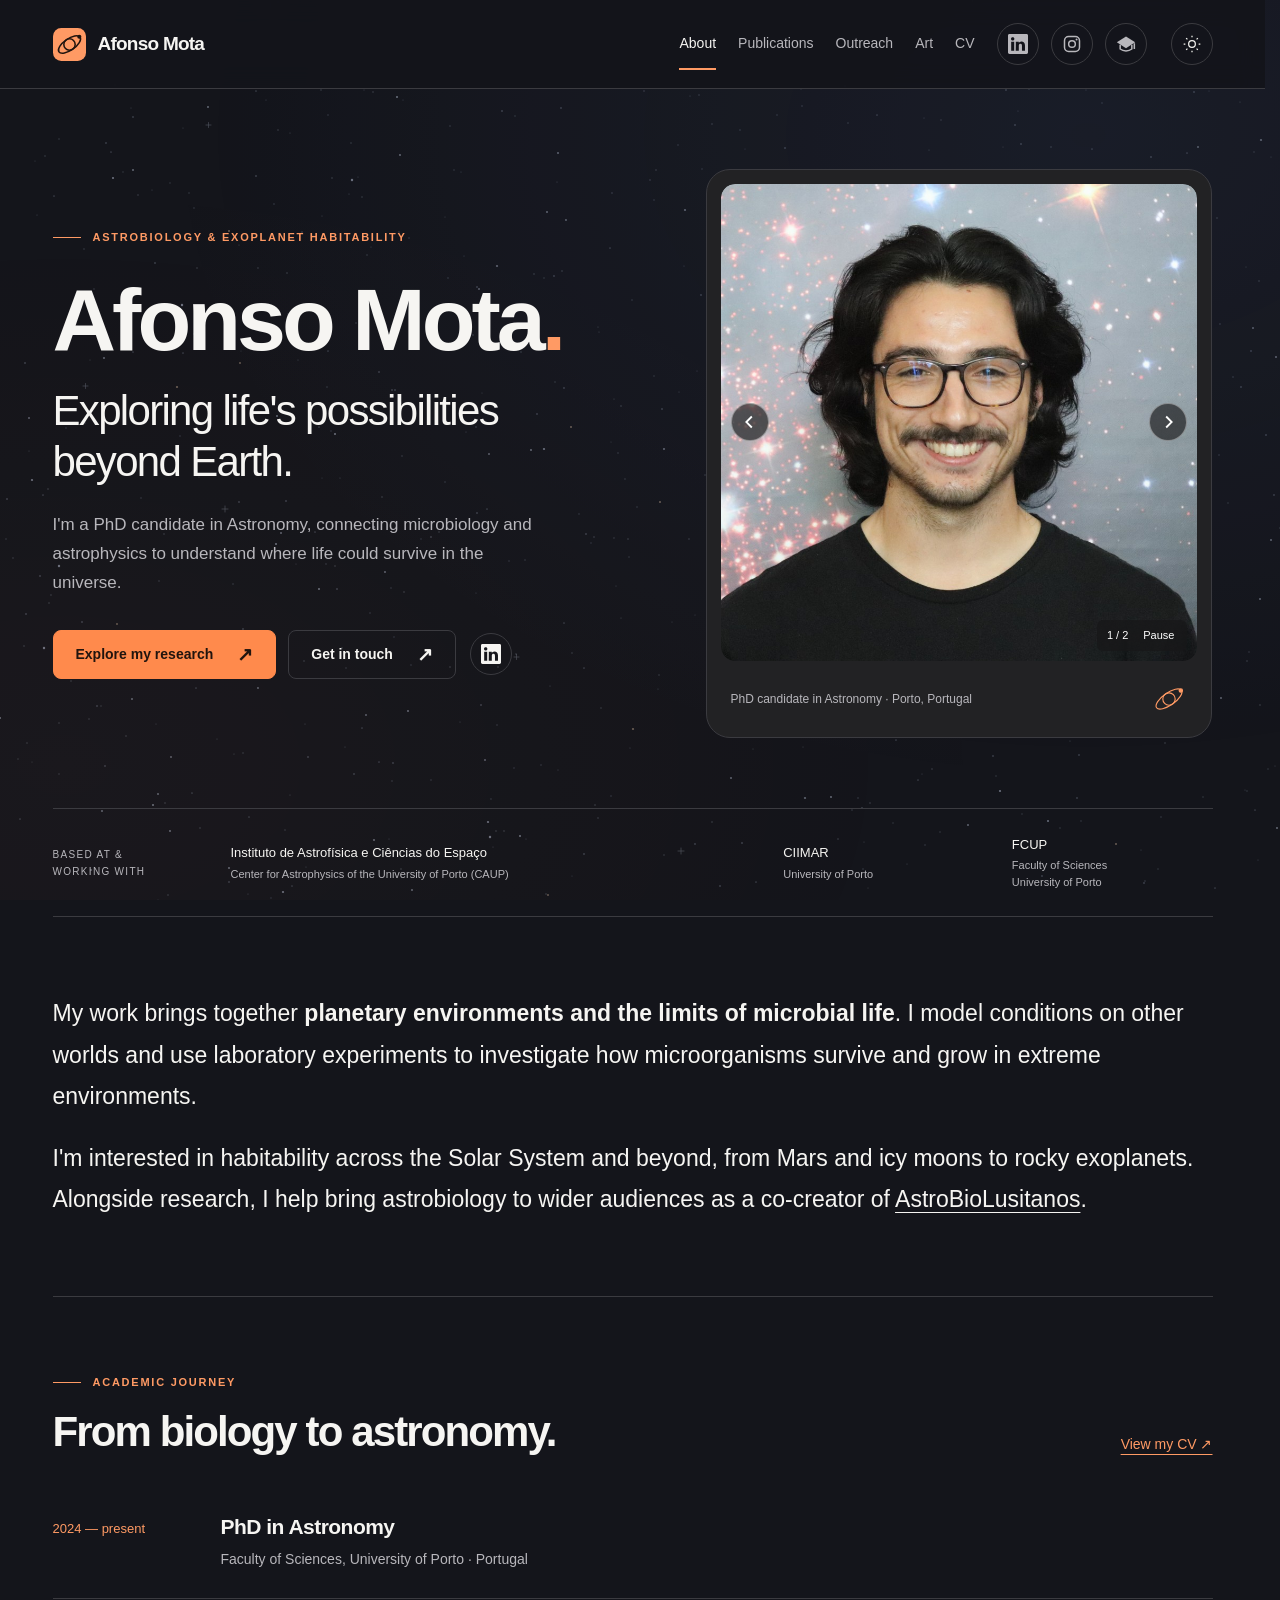
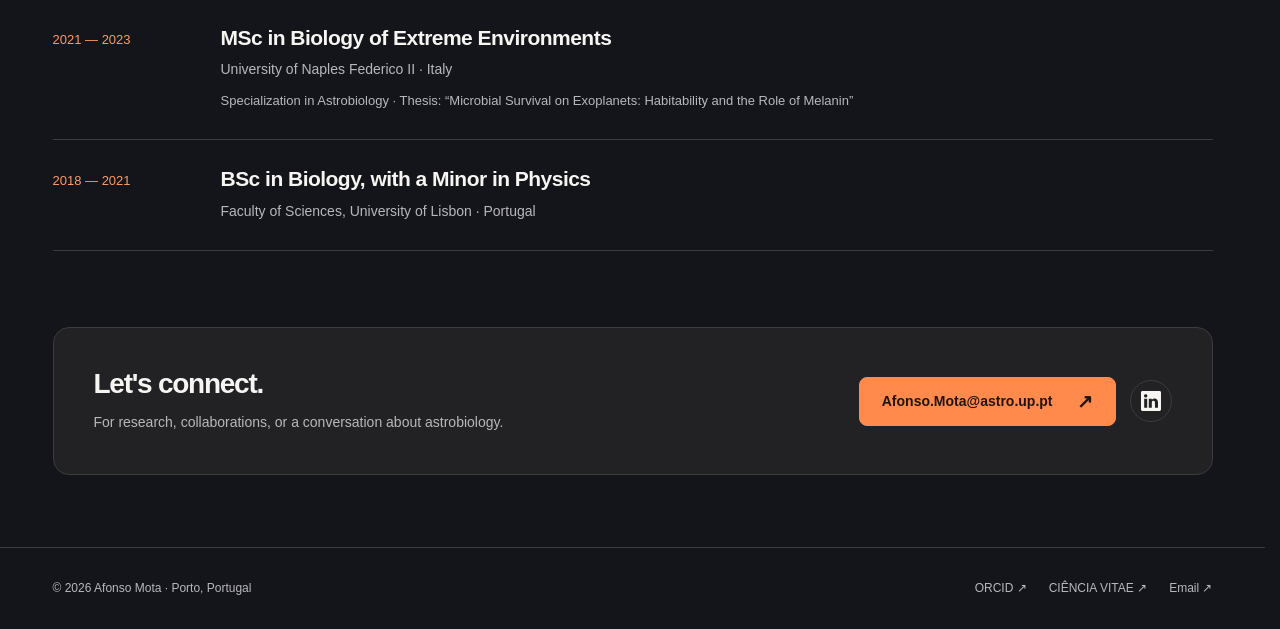
<file: index.html>
<!doctype html>
<html lang="en">
<head>
  <meta charset="utf-8">
  <meta name="viewport" content="width=device-width, initial-scale=1">
  <title>Afonso Mota | Astrobiology &amp; Exoplanet Habitability</title>
  <meta name="google-site-verification" content="g5X_I9tSJbsN0NsQ_tyPvrA7P6BT35JpPLfw8mRaUFE">
  <meta name="description" content="Afonso Mota, PhD candidate in Astronomy, connecting microbiology and astrophysics to explore the limits of life and exoplanet habitability.">
  <meta property="og:title" content="Afonso Mota | Astrobiology &amp; Exoplanet Habitability">
  <meta property="og:description" content="Afonso Mota, PhD candidate in Astronomy, connecting microbiology and astrophysics to explore the limits of life and exoplanet habitability.">
  <meta property="og:type" content="website">
  <meta property="og:url" content="https://afonsom20.github.io/">
  <meta property="og:image" content="https://afonsom20.github.io/assets/afonso-mota.jpg">
  <link rel="canonical" href="https://afonsom20.github.io/">
  <link rel="icon" href="assets/favicon.svg" type="image/svg+xml">
  <link rel="stylesheet" href="assets/site.css">
  <script src="assets/site.js" defer></script>
</head>
<body>
  <a class="skip-link" href="#main">Skip to content</a>
  <header class="site-header">
    <div class="container header-inner">
      <a class="brand" href="/"><img src="assets/favicon.svg" width="33" height="33" alt="">Afonso Mota</a>
      <nav class="site-nav" id="site-nav" aria-label="Main navigation"><a href="/" aria-current="page">About</a><a href="publications.html">Publications</a><a href="outreach.html">Outreach</a><a href="art.html">Art</a><a href="cv.html">CV</a><span class="nav-social"><a class="icon-button social-link" href="https://www.linkedin.com/in/afonso-m-mota/" aria-label="Afonso Mota on LinkedIn" title="Afonso Mota on LinkedIn"><svg viewBox="0 0 16 16" fill="currentColor" aria-hidden="true"><path d="M0 1.146C0 .513.526 0 1.175 0h13.65C15.474 0 16 .513 16 1.146v13.708c0 .633-.526 1.146-1.175 1.146H1.175C.526 16 0 15.487 0 14.854zm4.943 12.248V6.169H2.542v7.225zm-1.2-8.212c.837 0 1.358-.554 1.358-1.248-.015-.709-.52-1.248-1.342-1.248S2.4 3.226 2.4 3.934c0 .694.521 1.248 1.327 1.248zm4.908 8.212V9.359c0-.216.016-.432.08-.586.173-.431.568-.878 1.232-.878.869 0 1.216.662 1.216 1.634v3.865h2.401V9.25c0-2.22-1.184-3.252-2.764-3.252-1.274 0-1.845.7-2.165 1.193v.025h-.016l.016-.025V6.169h-2.4c.03.678 0 7.225 0 7.225z"/></svg></a><a class="icon-button social-link" href="https://www.instagram.com/astrobiopt/" aria-label="AstroBioLusitanos on Instagram" title="AstroBioLusitanos on Instagram"><svg viewBox="0 0 24 24" aria-hidden="true"><rect x="3" y="3" width="18" height="18" rx="5" fill="none" stroke="currentColor" stroke-width="1.8"/><circle cx="12" cy="12" r="4" fill="none" stroke="currentColor" stroke-width="1.8"/><circle cx="17.5" cy="6.5" r="1.2" fill="currentColor"/></svg></a><a class="icon-button social-link" href="https://scholar.google.com/citations?user=D7Q23qYAAAAJ&amp;hl" aria-label="Afonso Mota on Google Scholar" title="Afonso Mota on Google Scholar"><svg viewBox="0 0 24 24" aria-hidden="true"><path d="M12 3 1 10l11 7 11-7-11-7Z" fill="currentColor"/><path d="M5 13v5c4 3 10 3 14 0v-5M22 11v7" fill="none" stroke="currentColor" stroke-width="1.8" stroke-linejoin="round"/></svg></a></span></nav>
      <div class="header-actions"><button class="icon-button" data-theme-toggle hidden type="button" aria-label="Switch to light theme"><svg data-sun viewBox="0 0 24 24" fill="none" stroke="currentColor" stroke-width="1.5" aria-hidden="true"><circle cx="12" cy="12" r="4"/><path d="M12 2v2m0 16v2M2 12h2m16 0h2M5 5l1.5 1.5m11 11L19 19M5 19l1.5-1.5m11-11L19 5"/></svg><svg data-moon hidden viewBox="0 0 24 24" fill="none" stroke="currentColor" stroke-width="1.5" aria-hidden="true"><path d="M20 15.5A9 9 0 0 1 8.5 4 9 9 0 1 0 20 15.5Z"/></svg></button><button class="icon-button menu-button" data-menu-toggle hidden type="button" aria-label="Open navigation" aria-expanded="false" aria-controls="site-nav"><svg viewBox="0 0 24 24" fill="none" stroke="currentColor" stroke-width="1.5" aria-hidden="true"><path d="M4 7h16M4 12h16M4 17h16"/></svg></button></div>
    </div>
  </header>
  <main id="main" class="container">

    <section class="hero" aria-labelledby="name">
      <div>
        <p class="eyebrow">Astrobiology &amp; exoplanet habitability</p>
        <h1 id="name">Afonso Mota<span>.</span></h1>
        <p class="hero-subtitle">Exploring life's possibilities beyond Earth.</p>
        <p class="hero-description">I'm a PhD candidate in Astronomy, connecting microbiology and astrophysics to understand where life could survive in the universe.</p>
        <div class="actions"><a class="button" href="publications.html">Explore my research <span class="arrow" aria-hidden="true">↗</span></a><span class="contact-links"><a class="button secondary" href="mailto:Afonso.Mota@astro.up.pt">Get in touch <span class="arrow" aria-hidden="true">↗</span></a><a class="icon-button social-link" href="https://www.linkedin.com/in/afonso-m-mota/" aria-label="Afonso Mota on LinkedIn" title="Afonso Mota on LinkedIn"><svg viewBox="0 0 16 16" fill="currentColor" aria-hidden="true"><path d="M0 1.146C0 .513.526 0 1.175 0h13.65C15.474 0 16 .513 16 1.146v13.708c0 .633-.526 1.146-1.175 1.146H1.175C.526 16 0 15.487 0 14.854zm4.943 12.248V6.169H2.542v7.225zm-1.2-8.212c.837 0 1.358-.554 1.358-1.248-.015-.709-.52-1.248-1.342-1.248S2.4 3.226 2.4 3.934c0 .694.521 1.248 1.327 1.248zm4.908 8.212V9.359c0-.216.016-.432.08-.586.173-.431.568-.878 1.232-.878.869 0 1.216.662 1.216 1.634v3.865h2.401V9.25c0-2.22-1.184-3.252-2.764-3.252-1.274 0-1.845.7-2.165 1.193v.025h-.016l.016-.025V6.169h-2.4c.03.678 0 7.225 0 7.225z"/></svg></a></span></div>
      </div>
      <figure class="portrait-wrap">
        <div class="photo-carousel" role="region" aria-roledescription="carousel" aria-label="Photos of Afonso Mota" data-carousel>
          <div class="carousel-images">
            <img class="portrait carousel-slide is-active" data-slide src="assets/afonso-mota.jpg" width="900" height="900" alt="Afonso Mota smiling in front of an image of the stars" aria-hidden="false" fetchpriority="high">
            <img class="portrait carousel-slide lab-slide" data-slide src="assets/laboratory.jpg" width="1000" height="1777" alt="Afonso Mota working with fungal cultures at a laboratory bench" aria-hidden="true">
          </div>
          <button class="carousel-arrow previous" data-previous hidden type="button" aria-label="Previous photo"><svg viewBox="0 0 24 24" fill="none" stroke="currentColor" stroke-width="2" aria-hidden="true"><path d="m14 6-6 6 6 6"/></svg></button>
          <button class="carousel-arrow next" data-next hidden type="button" aria-label="Next photo"><svg viewBox="0 0 24 24" fill="none" stroke="currentColor" stroke-width="2" aria-hidden="true"><path d="m10 6 6 6-6 6"/></svg></button>
          <div class="carousel-playback" hidden data-playback><span data-slide-count>1 / 2</span><button type="button" data-rotation aria-label="Pause automatic photo changes">Pause</button></div>
        </div>
        <figcaption class="portrait-caption"><span>PhD candidate in Astronomy · Porto, Portugal</span><svg class="orbit-mark" viewBox="0 0 64 64" fill="none" stroke="currentColor" stroke-width="2" aria-hidden="true"><circle cx="32" cy="32" r="11"/><ellipse cx="32" cy="32" rx="27" ry="11" transform="rotate(-35 32 32)"/><circle cx="53" cy="17" r="3" fill="currentColor"/></svg></figcaption>
      </figure>
    </section>
    <div class="affiliations" aria-label="Affiliations">
      <span class="label">Based at &amp;<br>working with</span>
      <a href="https://www.iastro.pt/">Instituto de Astrofísica e Ciências do Espaço<small>Center for Astrophysics of the University of Porto (CAUP)</small></a>
      <a href="https://www.ciimar.up.pt/members/afonso-morgado-mota/">CIIMAR<small>University of Porto</small></a>
      <a href="https://sigarra.up.pt/fcup/en/web_page.inicial">FCUP<small>Faculty of Sciences<br>University of Porto</small></a>
    </div>
    <section class="section about-copy" aria-label="About my research">
<p>My work brings together <strong>planetary environments and the limits of microbial life</strong>. I model conditions on other worlds and use laboratory experiments to investigate how microorganisms survive and grow in extreme environments.</p><p>I'm interested in habitability across the Solar System and beyond, from Mars and icy moons to rocky exoplanets. Alongside research, I help bring astrobiology to wider audiences as a co-creator of <a href="https://www.instagram.com/astrobiopt/">AstroBioLusitanos</a>.</p>
    </section>
    <section class="section education-section" aria-labelledby="education-title">
      <div class="section-heading"><div><p class="eyebrow">Academic journey</p><h2 id="education-title">From biology to astronomy.</h2></div><a class="text-link" href="cv.html">View my CV ↗</a></div>
      <div class="timeline"><span class="date">2024 — present</span><div><h3>PhD in Astronomy</h3><p>Faculty of Sciences, University of Porto · Portugal</p></div></div>
      <div class="timeline"><span class="date">2021 — 2023</span><div><h3>MSc in Biology of Extreme Environments</h3><p>University of Naples Federico II · Italy</p><small>Specialization in Astrobiology · Thesis: “Microbial Survival on Exoplanets: Habitability and the Role of Melanin”</small></div></div>
      <div class="timeline"><span class="date">2018 — 2021</span><div><h3>BSc in Biology, with a Minor in Physics</h3><p>Faculty of Sciences, University of Lisbon · Portugal</p></div></div>
    </section>
    <section class="contact-panel" aria-labelledby="contact-title"><div><h2 id="contact-title">Let's connect.</h2><p>For research, collaborations, or a conversation about astrobiology.</p></div><span class="contact-links"><a class="button" href="mailto:Afonso.Mota@astro.up.pt">Afonso.Mota@astro.up.pt <span class="arrow" aria-hidden="true">↗</span></a><a class="icon-button social-link" href="https://www.linkedin.com/in/afonso-m-mota/" aria-label="Afonso Mota on LinkedIn" title="Afonso Mota on LinkedIn"><svg viewBox="0 0 16 16" fill="currentColor" aria-hidden="true"><path d="M0 1.146C0 .513.526 0 1.175 0h13.65C15.474 0 16 .513 16 1.146v13.708c0 .633-.526 1.146-1.175 1.146H1.175C.526 16 0 15.487 0 14.854zm4.943 12.248V6.169H2.542v7.225zm-1.2-8.212c.837 0 1.358-.554 1.358-1.248-.015-.709-.52-1.248-1.342-1.248S2.4 3.226 2.4 3.934c0 .694.521 1.248 1.327 1.248zm4.908 8.212V9.359c0-.216.016-.432.08-.586.173-.431.568-.878 1.232-.878.869 0 1.216.662 1.216 1.634v3.865h2.401V9.25c0-2.22-1.184-3.252-2.764-3.252-1.274 0-1.845.7-2.165 1.193v.025h-.016l.016-.025V6.169h-2.4c.03.678 0 7.225 0 7.225z"/></svg></a></span></section>

  </main>
  <footer class="site-footer"><div class="container footer-inner"><p>© 2026 Afonso Mota · Porto, Portugal</p><div class="footer-links"><a href="https://orcid.org/0009-0003-0536-9018">ORCID ↗</a><a href="https://www.cienciavitae.pt/portal/pt/9617-6BA5-0402">CIÊNCIA VITAE ↗</a><a href="mailto:Afonso.Mota@astro.up.pt">Email ↗</a></div></div></footer>
</body>
</html>
</file>
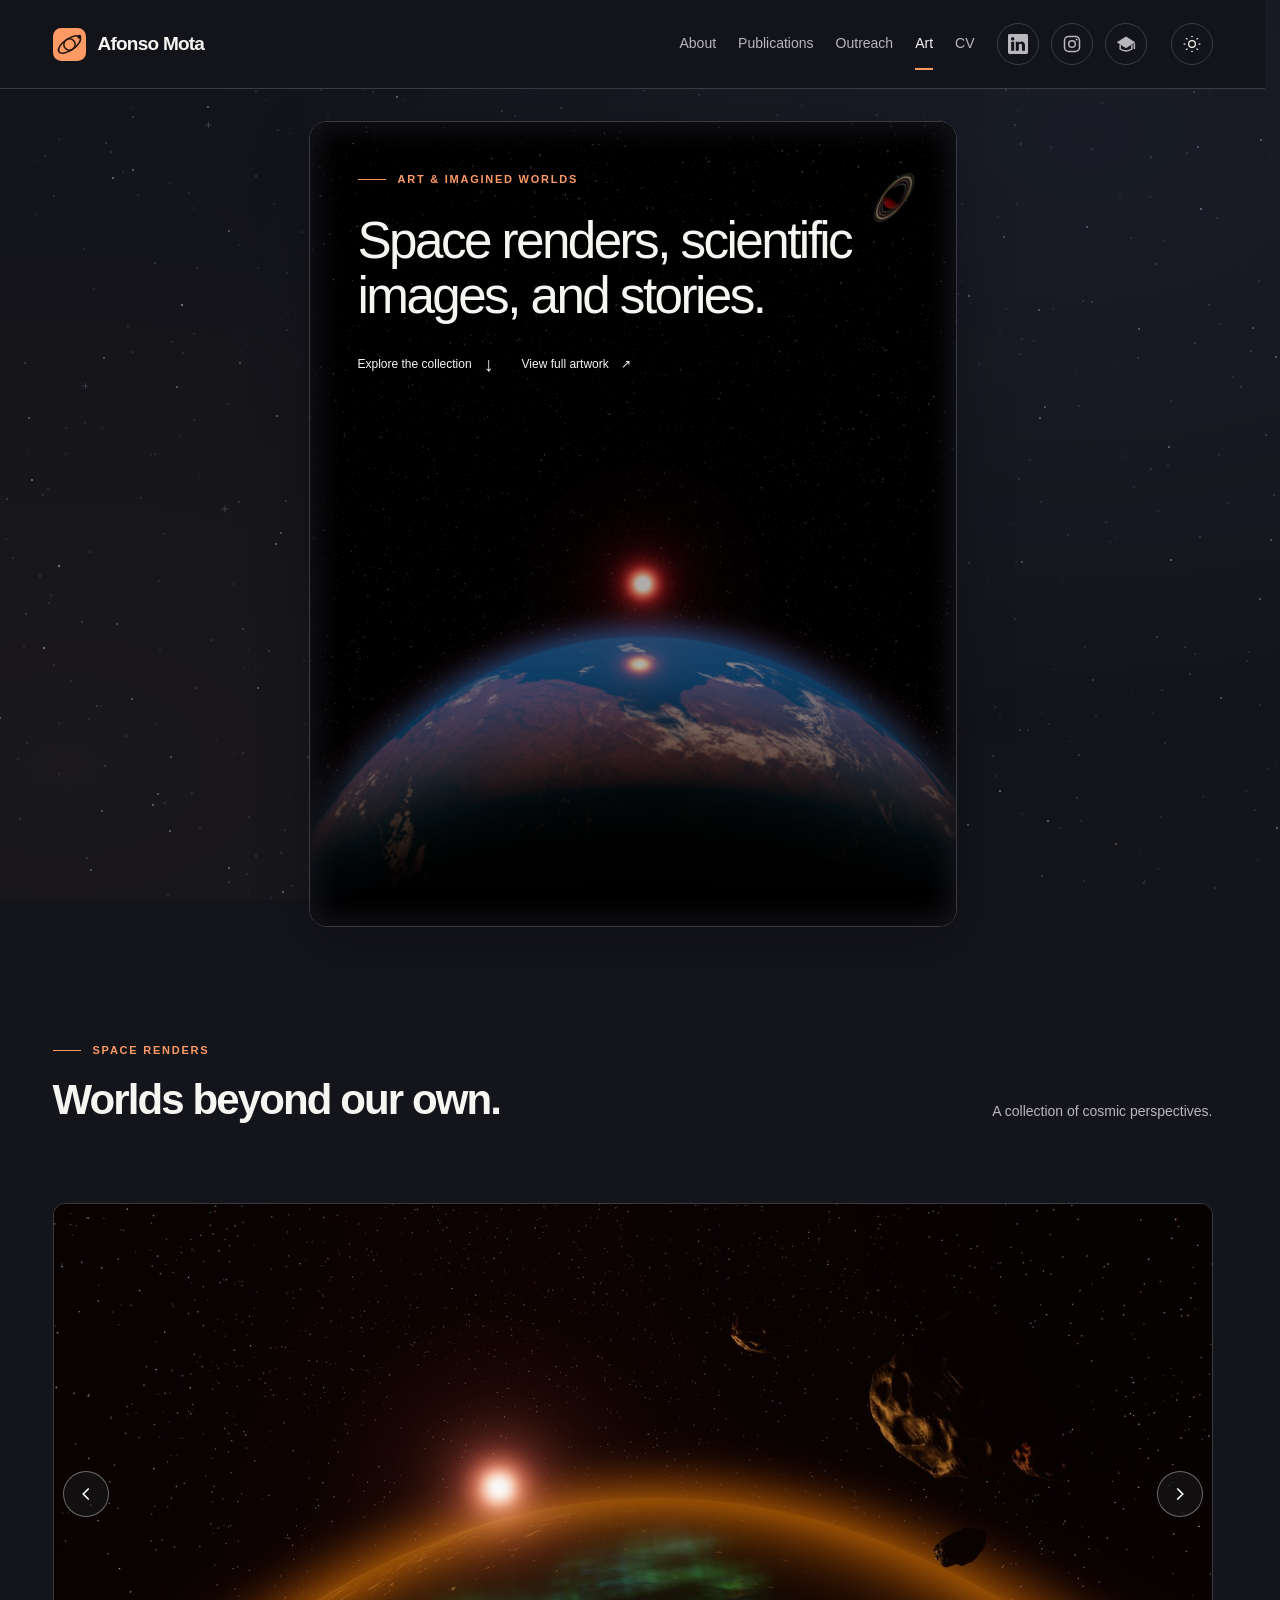
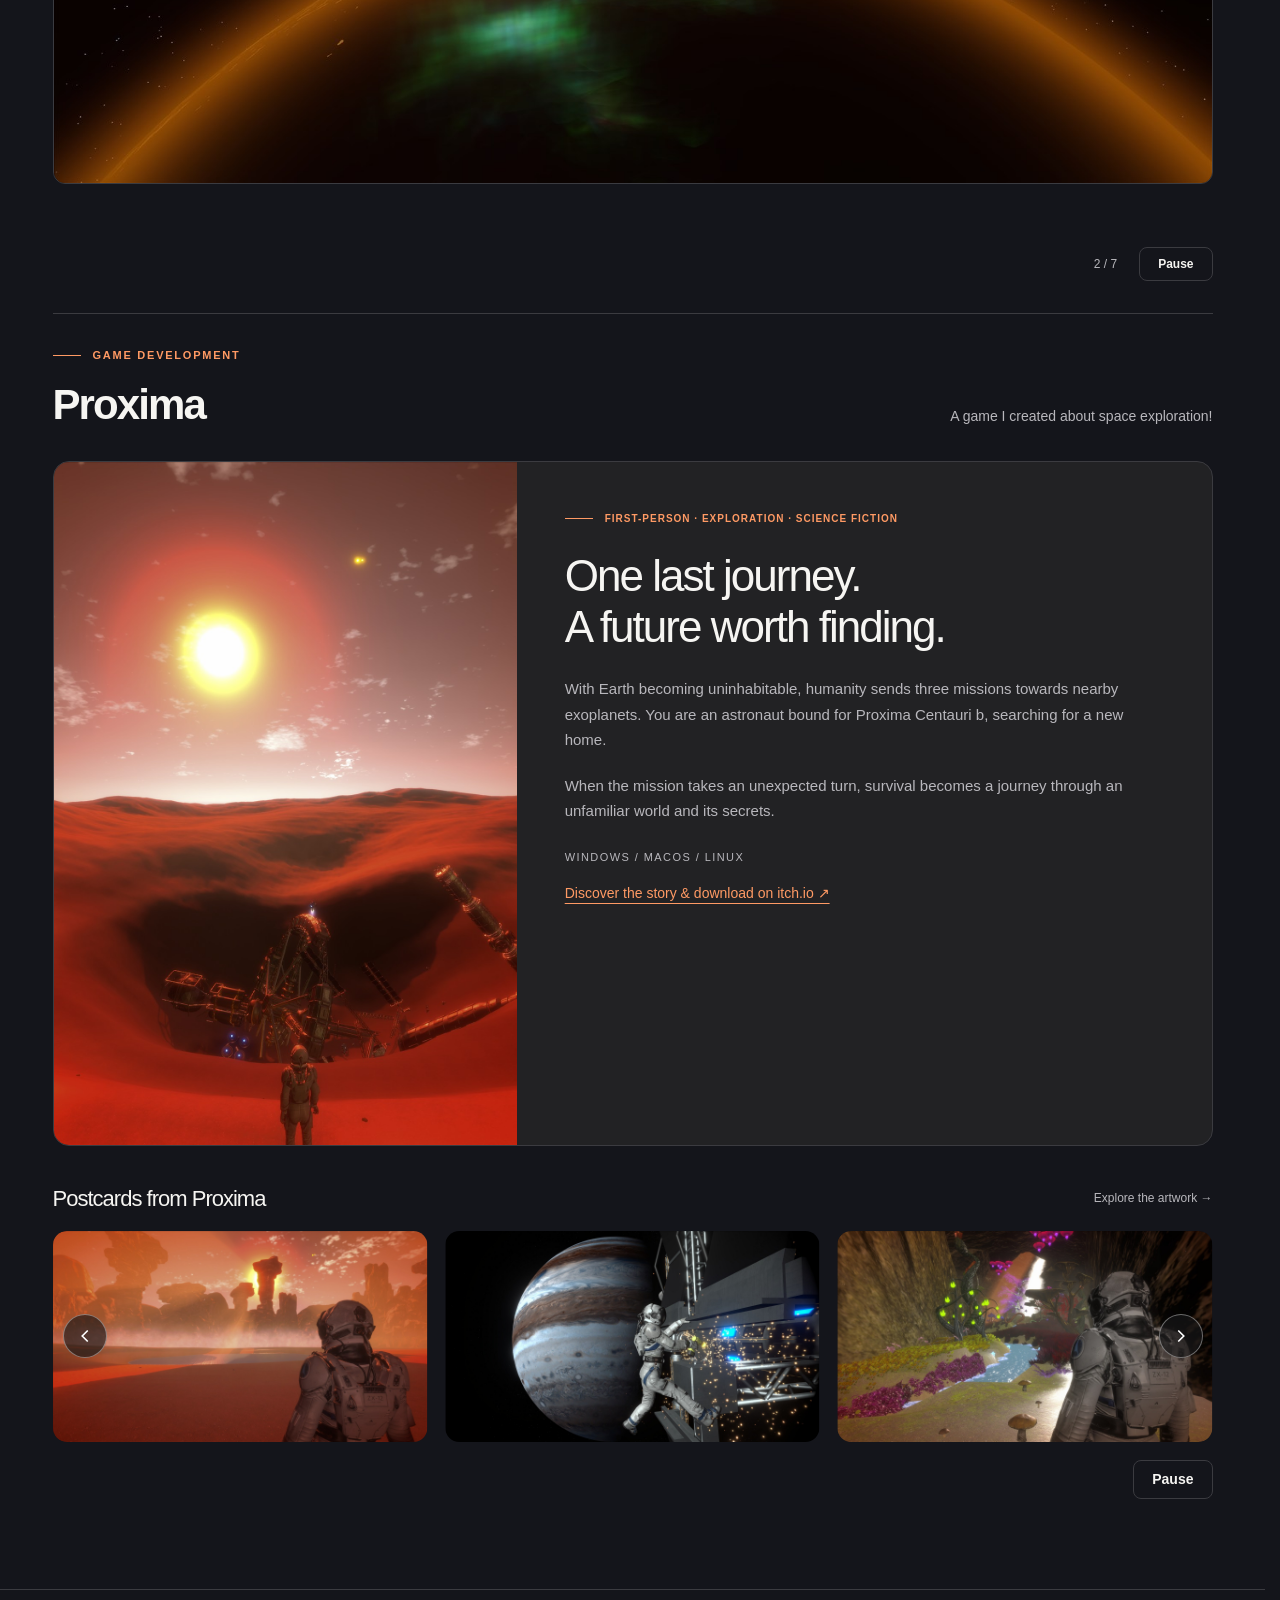
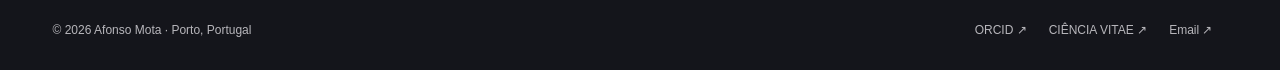
<file: art.html>
<!doctype html>
<html lang="en">
<head>
  <meta charset="utf-8">
  <meta name="viewport" content="width=device-width, initial-scale=1">
  <title>Art | Afonso Mota</title>
  <meta name="description" content="Imagined worlds, space renders, and Proxima: art and game design by Afonso Mota.">
  <meta property="og:title" content="Art | Afonso Mota">
  <meta property="og:description" content="Space renders and a journey to Proxima Centauri b.">
  <meta property="og:type" content="website">
  <meta property="og:url" content="https://afonsom20.github.io/art.html">
  <meta property="og:image" content="https://afonsom20.github.io/assets/art/previews/EANA_poster_background_transparent.jpg">
  <link rel="canonical" href="https://afonsom20.github.io/art.html">
  <link rel="icon" href="assets/favicon.svg" type="image/svg+xml">
  <link rel="stylesheet" href="assets/site.css">
  <script src="assets/site.js" defer></script>
</head>
<body class="art-page">
  <a class="skip-link" href="#main">Skip to content</a>
  <header class="site-header">
    <div class="container header-inner">
      <a class="brand" href="/"><img src="assets/favicon.svg" width="33" height="33" alt="">Afonso Mota</a>
      <nav class="site-nav" id="site-nav" aria-label="Main navigation"><a href="/">About</a><a href="publications.html">Publications</a><a href="outreach.html">Outreach</a><a href="art.html" aria-current="page">Art</a><a href="cv.html">CV</a><span class="nav-social"><a class="icon-button social-link" href="https://www.linkedin.com/in/afonso-m-mota/" aria-label="Afonso Mota on LinkedIn" title="Afonso Mota on LinkedIn"><svg viewBox="0 0 16 16" fill="currentColor" aria-hidden="true"><path d="M0 1.146C0 .513.526 0 1.175 0h13.65C15.474 0 16 .513 16 1.146v13.708c0 .633-.526 1.146-1.175 1.146H1.175C.526 16 0 15.487 0 14.854zm4.943 12.248V6.169H2.542v7.225zm-1.2-8.212c.837 0 1.358-.554 1.358-1.248-.015-.709-.52-1.248-1.342-1.248S2.4 3.226 2.4 3.934c0 .694.521 1.248 1.327 1.248zm4.908 8.212V9.359c0-.216.016-.432.08-.586.173-.431.568-.878 1.232-.878.869 0 1.216.662 1.216 1.634v3.865h2.401V9.25c0-2.22-1.184-3.252-2.764-3.252-1.274 0-1.845.7-2.165 1.193v.025h-.016l.016-.025V6.169h-2.4c.03.678 0 7.225 0 7.225z"/></svg></a><a class="icon-button social-link" href="https://www.instagram.com/astrobiopt/" aria-label="AstroBioLusitanos on Instagram" title="AstroBioLusitanos on Instagram"><svg viewBox="0 0 24 24" aria-hidden="true"><rect x="3" y="3" width="18" height="18" rx="5" fill="none" stroke="currentColor" stroke-width="1.8"/><circle cx="12" cy="12" r="4" fill="none" stroke="currentColor" stroke-width="1.8"/><circle cx="17.5" cy="6.5" r="1.2" fill="currentColor"/></svg></a><a class="icon-button social-link" href="https://scholar.google.com/citations?user=D7Q23qYAAAAJ&amp;hl" aria-label="Afonso Mota on Google Scholar" title="Afonso Mota on Google Scholar"><svg viewBox="0 0 24 24" aria-hidden="true"><path d="M12 3 1 10l11 7 11-7-11-7Z" fill="currentColor"/><path d="M5 13v5c4 3 10 3 14 0v-5M22 11v7" fill="none" stroke="currentColor" stroke-width="1.8" stroke-linejoin="round"/></svg></a></span></nav>
      <div class="header-actions"><button class="icon-button" data-theme-toggle hidden type="button" aria-label="Switch to light theme"><svg data-sun viewBox="0 0 24 24" fill="none" stroke="currentColor" stroke-width="1.5" aria-hidden="true"><circle cx="12" cy="12" r="4"/><path d="M12 2v2m0 16v2M2 12h2m16 0h2M5 5l1.5 1.5m11 11L19 19M5 19l1.5-1.5m11-11L19 5"/></svg><svg data-moon hidden viewBox="0 0 24 24" fill="none" stroke="currentColor" stroke-width="1.5" aria-hidden="true"><path d="M20 15.5A9 9 0 0 1 8.5 4 9 9 0 1 0 20 15.5Z"/></svg></button><button class="icon-button menu-button" data-menu-toggle hidden type="button" aria-label="Open navigation" aria-expanded="false" aria-controls="site-nav"><svg viewBox="0 0 24 24" fill="none" stroke="currentColor" stroke-width="1.5" aria-hidden="true"><path d="M4 7h16M4 12h16M4 17h16"/></svg></button></div>
    </div>
  </header>
  <main id="main">
    <section class="container art-hero" aria-labelledby="art-title">
      <img class="art-poster-image" src="assets/art/EANA_poster_background_transparent.png" width="5432" height="7680" alt="A red star above a blue planetary horizon, with a ringed world high in the distant star field" fetchpriority="high">
      <div class="art-hero-copy">
        <p class="eyebrow">Art &amp; imagined worlds</p>
        <h1 id="art-title">Space renders, scientific images, and stories.</h1>
        <div class="art-hero-links"><a class="art-explore" href="#space-renders">Explore the collection <span aria-hidden="true">↓</span></a><a href="art/eana.html">View full artwork <span aria-hidden="true">↗</span></a></div>
      </div>
    </section>
    <div class="container">
      <section class="section art-gallery" id="space-renders" role="region" aria-roledescription="carousel" aria-labelledby="renders-title" data-carousel data-interval="3000">
        <div class="section-heading"><div><p class="eyebrow"> Space renders</p><h2 id="renders-title">Worlds beyond our own.</h2></div><p class="art-section-note">A collection of cosmic perspectives.</p></div>
        <div class="art-gallery-stage">
          <div class="carousel-images" id="art-slides">
          <figure class="carousel-slide is-active" data-slide aria-hidden="false"><img src="assets/art/previews/image_103.jpg" data-full-image="assets/art/image_103.png" alt="A blue world on the edge of night, illuminated by a distant red star." width="1600" height="900" loading="eager" decoding="sync"></figure>
          <figure class="carousel-slide" data-slide aria-hidden="true"><img src="assets/art/previews/image_010.jpg" data-full-image="assets/art/image_010.png" alt="An amber atmosphere, a green aurora, and asteroids above the curve of a planet." width="1600" height="800" loading="eager" decoding="sync"></figure>
          <figure class="carousel-slide" data-slide aria-hidden="true"><img src="assets/art/previews/image_021.jpg" data-full-image="assets/art/image_021.png" alt="A cloud-covered planet beneath the glow of a red star." width="1600" height="1600" loading="eager" decoding="sync"></figure>
          <figure class="carousel-slide" data-slide aria-hidden="true"><img src="assets/art/previews/Intro_Astrobio_Passado.jpg" data-full-image="assets/art/Intro_Astrobio_Passado.png" alt="Earth, sunlight, and wandering asteroids: an imagined view of our cosmic past." width="1600" height="1600" loading="eager" decoding="sync"></figure>
          <figure class="carousel-slide" data-slide aria-hidden="true"><img src="assets/art/previews/Intro_Astrobio_Futuro.jpg" data-full-image="assets/art/Intro_Astrobio_Futuro.png" alt="A spacecraft, distant worlds, and a glimpse of a possible future among the stars." width="1600" height="1600" loading="eager" decoding="sync"></figure>
          <figure class="carousel-slide" data-slide aria-hidden="true"><img src="assets/art/previews/background-v2.jpg" data-full-image="assets/art/background%20v2.png" alt="An imagined transition from an arid landscape to a world shaped by water and technology." width="1600" height="800" loading="eager" decoding="sync"></figure>
          <figure class="carousel-slide" data-slide aria-hidden="true"><img src="assets/art/previews/earth_example.jpg" data-full-image="assets/art/earth_example.png" alt="A scientific illustration bringing together Earth, its atmosphere, and its spectrum." width="1600" height="1600" loading="eager" decoding="sync"></figure>
          </div>
          <button class="carousel-arrow previous" data-previous hidden type="button" aria-label="Previous space render" aria-controls="art-slides"><svg viewBox="0 0 24 24" fill="none" stroke="currentColor" stroke-width="1.8" aria-hidden="true"><path d="m15 6-6 6 6 6"/></svg></button>
          <button class="carousel-arrow next" data-next hidden type="button" aria-label="Next space render" aria-controls="art-slides"><svg viewBox="0 0 24 24" fill="none" stroke="currentColor" stroke-width="1.8" aria-hidden="true"><path d="m9 6 6 6-6 6"/></svg></button>
        </div>
        <div class="art-playback" hidden data-playback><span data-slide-count>1 / 7</span><button class="button secondary" type="button" data-rotation aria-label="Pause automatic artwork changes">Pause</button></div>
      </section>
      <section class="section proxima-section" id="proxima" aria-labelledby="proxima-title">
        <div class="section-heading"><div><p class="eyebrow"> Game development</p><h2 id="proxima-title">Proxima</h2></div><p class="art-section-note">A game I created about space exploration!</p></div>
        <div class="proxima-feature">
          <a class="proxima-cover" href="https://afonsom20.itch.io/proxima" aria-label="Explore Proxima on itch.io"><img src="assets/art/previews/Cover.jpg" data-full-image="assets/art/Proxima/Cover.png" alt="An astronaut exploring an orange alien landscape beneath a bright sun" width="1365" height="1600" loading="lazy"></a>
          <div class="proxima-copy"><p class="eyebrow">First-person · Exploration · Science fiction</p><h3>One last journey.<br>A future worth finding.</h3><p>With Earth becoming uninhabitable, humanity sends three missions towards nearby exoplanets. You are an astronaut bound for Proxima Centauri b, searching for a new home.</p><p>When the mission takes an unexpected turn, survival becomes a journey through an unfamiliar world and its secrets.</p><p class="proxima-platforms">Windows / macOS / Linux</p><a class="text-link" href="https://afonsom20.itch.io/proxima">Discover the story &amp; download on itch.io ↗</a><iframe class="proxima-embed" data-itch-embed title="Proxima on itch.io — game preview and download" src="https://itch.io/embed/1162797?bg_color=14151b&amp;fg_color=f6f5f2&amp;link_color=ff9a64&amp;border_color=3b3b40" width="552" height="167" loading="lazy"><a href="https://afonsom20.itch.io/proxima">Proxima by afonsom20</a></iframe></div>
        </div>
        <div class="outreach-gallery proxima-gallery" role="region" aria-roledescription="carousel" aria-labelledby="proxima-gallery-title" data-proxima-gallery data-gallery-name="Proxima artwork">
          <div class="proxima-stills-heading"><h3 id="proxima-gallery-title">Postcards from Proxima</h3><p>Explore the artwork <span aria-hidden="true">→</span></p></div>
          <div class="outreach-gallery-stage">
            <div class="outreach-gallery-window">
              <div class="outreach-gallery-track" id="proxima-photos" data-gallery-track>
                <a href="assets/art/Proxima/Outside%20Hub%20Background.png" aria-label="View full-size Proxima artwork: Outside Hub"><img src="assets/art/previews/Outside-Hub-Background.jpg" width="1600" height="900" alt="An outpost under an alien sun." loading="lazy"></a>
                <a href="assets/art/Proxima/Forest%20Background.png" aria-label="View full-size Proxima artwork: Forest"><img src="assets/art/previews/Forest-Background.jpg" width="1600" height="900" alt="Life in an unfamiliar world." loading="lazy"></a>
                <a href="assets/art/Proxima/Jupiter%20Background.png" aria-label="View full-size Proxima artwork: Jupiter"><img src="assets/art/previews/Jupiter-Background.jpg" width="1600" height="900" alt="A journey beyond Earth." loading="lazy"></a>
                <a href="assets/art/Proxima/Dark%20Side%20Background.png" aria-label="View full-size Proxima artwork: Dark Side"><img src="assets/art/previews/Dark-Side-Background.jpg" width="1600" height="900" alt="Into the frozen dark." loading="lazy"></a>
                <a href="assets/art/Proxima/Furnace%20Background.png" aria-label="View full-size Proxima artwork: Furnace"><img src="assets/art/previews/Furnace-Background.jpg" width="1600" height="900" alt="A landscape of heat and fire." loading="lazy"></a>
                <a href="assets/art/Proxima/Tutorial%20Background.png" aria-label="View full-size Proxima artwork: Tutorial"><img src="assets/art/previews/Tutorial-Background.jpg" width="1600" height="900" alt="First steps on another planet." loading="lazy"></a>
                <a href="assets/art/Proxima/Final%20Scene%20Background.png" aria-label="View full-size Proxima artwork: Final Scene"><img src="assets/art/previews/Final-Scene-Background.jpg" width="1600" height="900" alt="A moment in the shadows." loading="lazy"></a>
              </div>
            </div>
            <button class="carousel-arrow previous" data-gallery-previous hidden type="button" aria-label="Previous Proxima artwork" aria-controls="proxima-photos"><svg viewBox="0 0 24 24" fill="none" stroke="currentColor" stroke-width="1.8" aria-hidden="true"><path d="m15 6-6 6 6 6"/></svg></button>
            <button class="carousel-arrow next" data-gallery-next hidden type="button" aria-label="Next Proxima artwork" aria-controls="proxima-photos"><svg viewBox="0 0 24 24" fill="none" stroke="currentColor" stroke-width="1.8" aria-hidden="true"><path d="m9 6 6 6-6 6"/></svg></button>
          </div>
          <button class="button secondary gallery-rotation" data-gallery-rotation hidden type="button" aria-label="Pause automatic Proxima artwork changes">Pause</button>
        </div>
      </section>
    </div>
  </main>
  <footer class="site-footer"><div class="container footer-inner"><p>© 2026 Afonso Mota · Porto, Portugal</p><div class="footer-links"><a href="https://orcid.org/0009-0003-0536-9018">ORCID ↗</a><a href="https://www.cienciavitae.pt/portal/pt/9617-6BA5-0402">CIÊNCIA VITAE ↗</a><a href="mailto:Afonso.Mota@astro.up.pt">Email ↗</a></div></div></footer>
</body>
</html>
</file>
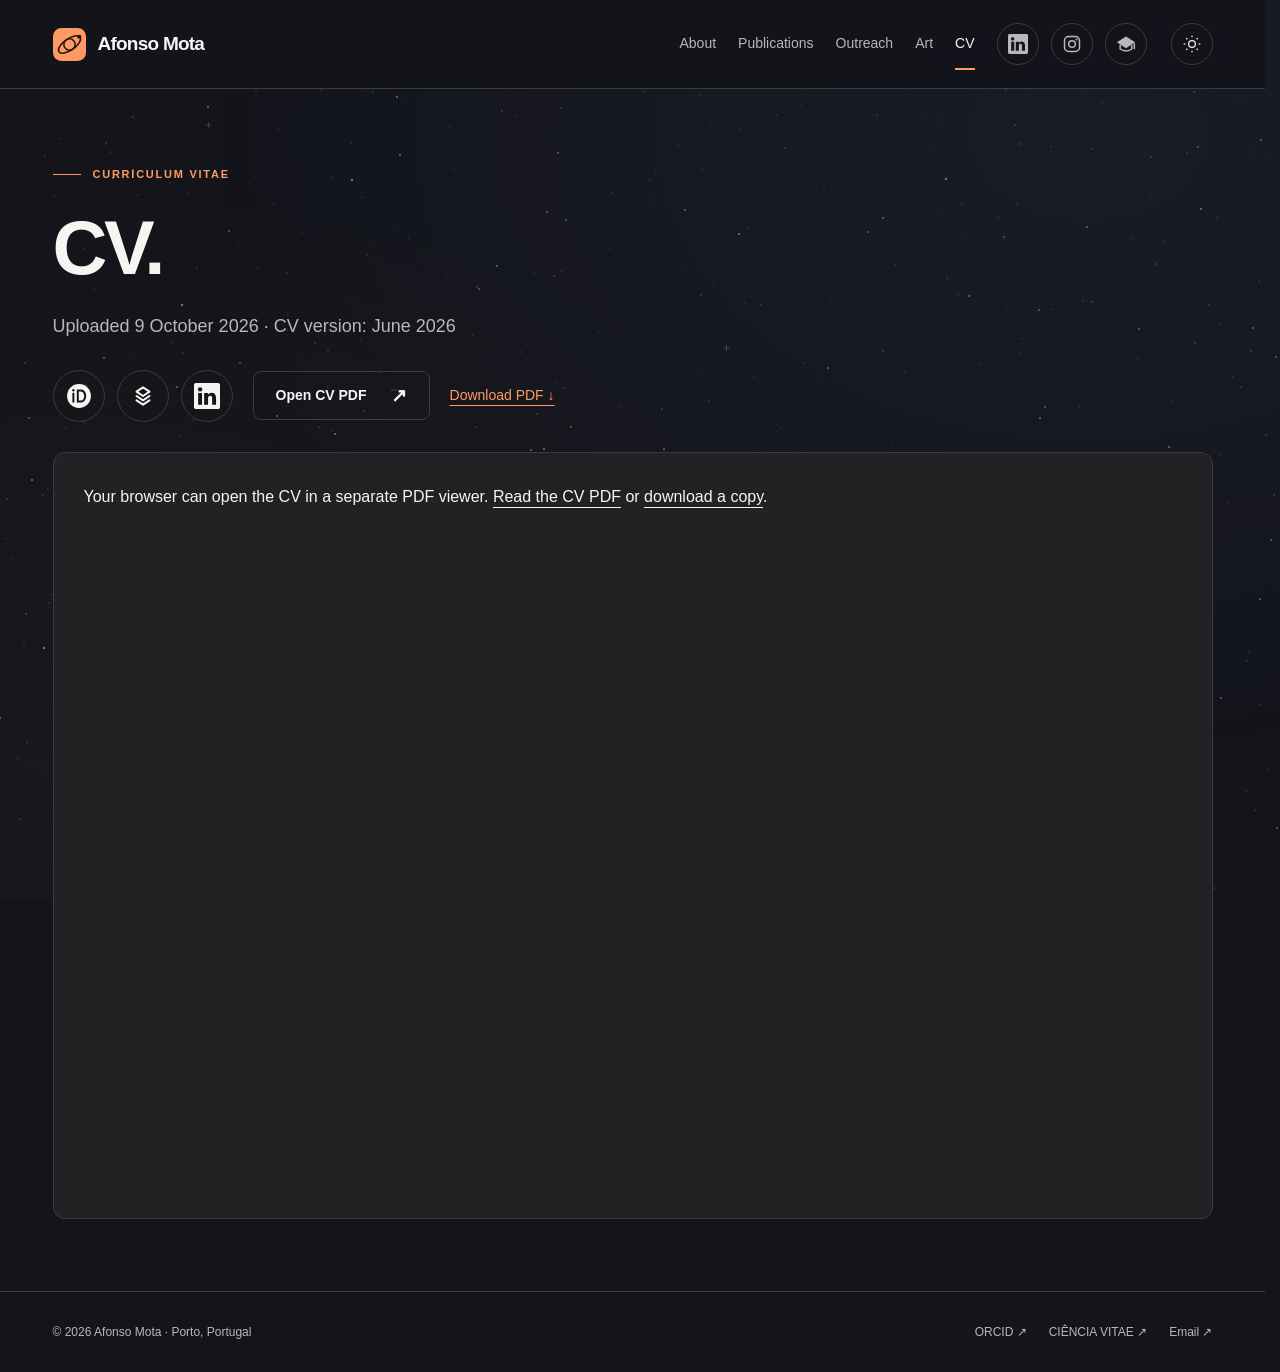
<file: cv.html>
<!doctype html>
<html lang="en">
<head>
  <meta charset="utf-8">
  <meta name="viewport" content="width=device-width, initial-scale=1">
  <title>CV | Afonso Mota</title>
  <meta name="description" content="Academic background, education, research experience, and affiliations of Afonso Mota in astronomy and astrobiology.">
  <meta property="og:title" content="CV | Afonso Mota">
  <meta property="og:description" content="Academic background, education, research experience, and affiliations of Afonso Mota in astronomy and astrobiology.">
  <meta property="og:type" content="website">
  <meta property="og:url" content="https://afonsom20.github.io/cv.html">
  <meta property="og:image" content="https://afonsom20.github.io/assets/afonso-mota.jpg">
  <link rel="canonical" href="https://afonsom20.github.io/cv.html">
  <link rel="icon" href="assets/favicon.svg" type="image/svg+xml">
  <link rel="stylesheet" href="assets/site.css">
  <script src="assets/site.js" defer></script>
</head>
<body>
  <a class="skip-link" href="#main">Skip to content</a>
  <header class="site-header">
    <div class="container header-inner">
      <a class="brand" href="/"><img src="assets/favicon.svg" width="33" height="33" alt="">Afonso Mota</a>
      <nav class="site-nav" id="site-nav" aria-label="Main navigation"><a href="/">About</a><a href="publications.html">Publications</a><a href="outreach.html">Outreach</a><a href="art.html">Art</a><a href="cv.html" aria-current="page">CV</a><span class="nav-social"><a class="icon-button social-link" href="https://www.linkedin.com/in/afonso-m-mota/" aria-label="Afonso Mota on LinkedIn" title="Afonso Mota on LinkedIn"><svg viewBox="0 0 16 16" fill="currentColor" aria-hidden="true"><path d="M0 1.146C0 .513.526 0 1.175 0h13.65C15.474 0 16 .513 16 1.146v13.708c0 .633-.526 1.146-1.175 1.146H1.175C.526 16 0 15.487 0 14.854zm4.943 12.248V6.169H2.542v7.225zm-1.2-8.212c.837 0 1.358-.554 1.358-1.248-.015-.709-.52-1.248-1.342-1.248S2.4 3.226 2.4 3.934c0 .694.521 1.248 1.327 1.248zm4.908 8.212V9.359c0-.216.016-.432.08-.586.173-.431.568-.878 1.232-.878.869 0 1.216.662 1.216 1.634v3.865h2.401V9.25c0-2.22-1.184-3.252-2.764-3.252-1.274 0-1.845.7-2.165 1.193v.025h-.016l.016-.025V6.169h-2.4c.03.678 0 7.225 0 7.225z"/></svg></a><a class="icon-button social-link" href="https://www.instagram.com/astrobiopt/" aria-label="AstroBioLusitanos on Instagram" title="AstroBioLusitanos on Instagram"><svg viewBox="0 0 24 24" aria-hidden="true"><rect x="3" y="3" width="18" height="18" rx="5" fill="none" stroke="currentColor" stroke-width="1.8"/><circle cx="12" cy="12" r="4" fill="none" stroke="currentColor" stroke-width="1.8"/><circle cx="17.5" cy="6.5" r="1.2" fill="currentColor"/></svg></a><a class="icon-button social-link" href="https://scholar.google.com/citations?user=D7Q23qYAAAAJ&amp;hl" aria-label="Afonso Mota on Google Scholar" title="Afonso Mota on Google Scholar"><svg viewBox="0 0 24 24" aria-hidden="true"><path d="M12 3 1 10l11 7 11-7-11-7Z" fill="currentColor"/><path d="M5 13v5c4 3 10 3 14 0v-5M22 11v7" fill="none" stroke="currentColor" stroke-width="1.8" stroke-linejoin="round"/></svg></a></span></nav>
      <div class="header-actions"><button class="icon-button" data-theme-toggle hidden type="button" aria-label="Switch to light theme"><svg data-sun viewBox="0 0 24 24" fill="none" stroke="currentColor" stroke-width="1.5" aria-hidden="true"><circle cx="12" cy="12" r="4"/><path d="M12 2v2m0 16v2M2 12h2m16 0h2M5 5l1.5 1.5m11 11L19 19M5 19l1.5-1.5m11-11L19 5"/></svg><svg data-moon hidden viewBox="0 0 24 24" fill="none" stroke="currentColor" stroke-width="1.5" aria-hidden="true"><path d="M20 15.5A9 9 0 0 1 8.5 4 9 9 0 1 0 20 15.5Z"/></svg></button><button class="icon-button menu-button" data-menu-toggle hidden type="button" aria-label="Open navigation" aria-expanded="false" aria-controls="site-nav"><svg viewBox="0 0 24 24" fill="none" stroke="currentColor" stroke-width="1.5" aria-hidden="true"><path d="M4 7h16M4 12h16M4 17h16"/></svg></button></div>
    </div>
  </header>
  <main id="main" class="container cv-page">
    <div class="page-heading cv-heading"><p class="eyebrow">Curriculum vitae</p><h1>CV.</h1>
      <p class="cv-date">Uploaded <time datetime="2026-10-09">9 October 2026</time> · CV version: June 2026</p>
      <div class="cv-tools"><div class="social-links" aria-label="Academic and professional profiles"><a class="icon-button social-link social-link-large" href="https://orcid.org/0009-0003-0536-9018" aria-label="Afonso Mota on ORCID" title="Afonso Mota on ORCID"><svg viewBox="0 0 24 24" aria-hidden="true"><circle cx="12" cy="12" r="11" fill="currentColor"/><g fill="var(--bg)"><circle cx="6.8" cy="6.7" r="1.1"/><path d="M5.9 9h1.8v9H5.9V9Zm4.1-3h3.8c6.4 0 6.4 12 0 12H10V6Zm1.8 1.8v8.4h2c4 0 4-8.4 0-8.4h-2Z"/></g></svg></a><a class="icon-button social-link social-link-large" href="https://www.cienciavitae.pt/portal/pt/9617-6BA5-0402" aria-label="Afonso Mota on CIÊNCIA VITAE" title="Afonso Mota on CIÊNCIA VITAE"><svg viewBox="0 0 24 24" aria-hidden="true"><path d="m6 8 6-4 6 4-6 4-6-4Zm0 4 6 4 6-4M6 16l6 4 6-4" fill="none" stroke="currentColor" stroke-width="1.8" stroke-linecap="round" stroke-linejoin="round"/></svg></a><a class="icon-button social-link social-link-large" href="https://www.linkedin.com/in/afonso-m-mota/" aria-label="Afonso Mota on LinkedIn" title="Afonso Mota on LinkedIn"><svg viewBox="0 0 16 16" fill="currentColor" aria-hidden="true"><path d="M0 1.146C0 .513.526 0 1.175 0h13.65C15.474 0 16 .513 16 1.146v13.708c0 .633-.526 1.146-1.175 1.146H1.175C.526 16 0 15.487 0 14.854zm4.943 12.248V6.169H2.542v7.225zm-1.2-8.212c.837 0 1.358-.554 1.358-1.248-.015-.709-.52-1.248-1.342-1.248S2.4 3.226 2.4 3.934c0 .694.521 1.248 1.327 1.248zm4.908 8.212V9.359c0-.216.016-.432.08-.586.173-.431.568-.878 1.232-.878.869 0 1.216.662 1.216 1.634v3.865h2.401V9.25c0-2.22-1.184-3.252-2.764-3.252-1.274 0-1.845.7-2.165 1.193v.025h-.016l.016-.025V6.169h-2.4c.03.678 0 7.225 0 7.225z"/></svg></a></div><a class="button secondary" href="assets/CV%20Afonso%20Mota%20June%202026.pdf" target="_blank" rel="noopener">Open CV PDF <span class="arrow" aria-hidden="true">↗</span></a><a class="text-link" href="assets/CV%20Afonso%20Mota%20June%202026.pdf" download>Download PDF ↓</a></div>
    </div>
    <section class="cv-document" aria-label="Curriculum vitae PDF">
      <object class="cv-embed" data="assets/CV%20Afonso%20Mota%20June%202026.pdf#zoom=100&amp;toolbar=1" type="application/pdf" aria-label="Afonso Mota's curriculum vitae"><p>Your browser can open the CV in a separate PDF viewer. <a href="assets/CV%20Afonso%20Mota%20June%202026.pdf" target="_blank" rel="noopener">Read the CV PDF</a> or <a href="assets/CV%20Afonso%20Mota%20June%202026.pdf" download>download a copy</a>.</p></object>
    </section>
  </main>
  <footer class="site-footer"><div class="container footer-inner"><p>© 2026 Afonso Mota · Porto, Portugal</p><div class="footer-links"><a href="https://orcid.org/0009-0003-0536-9018">ORCID ↗</a><a href="https://www.cienciavitae.pt/portal/pt/9617-6BA5-0402">CIÊNCIA VITAE ↗</a><a href="mailto:Afonso.Mota@astro.up.pt">Email ↗</a></div></div></footer>
</body>
</html>
</file>
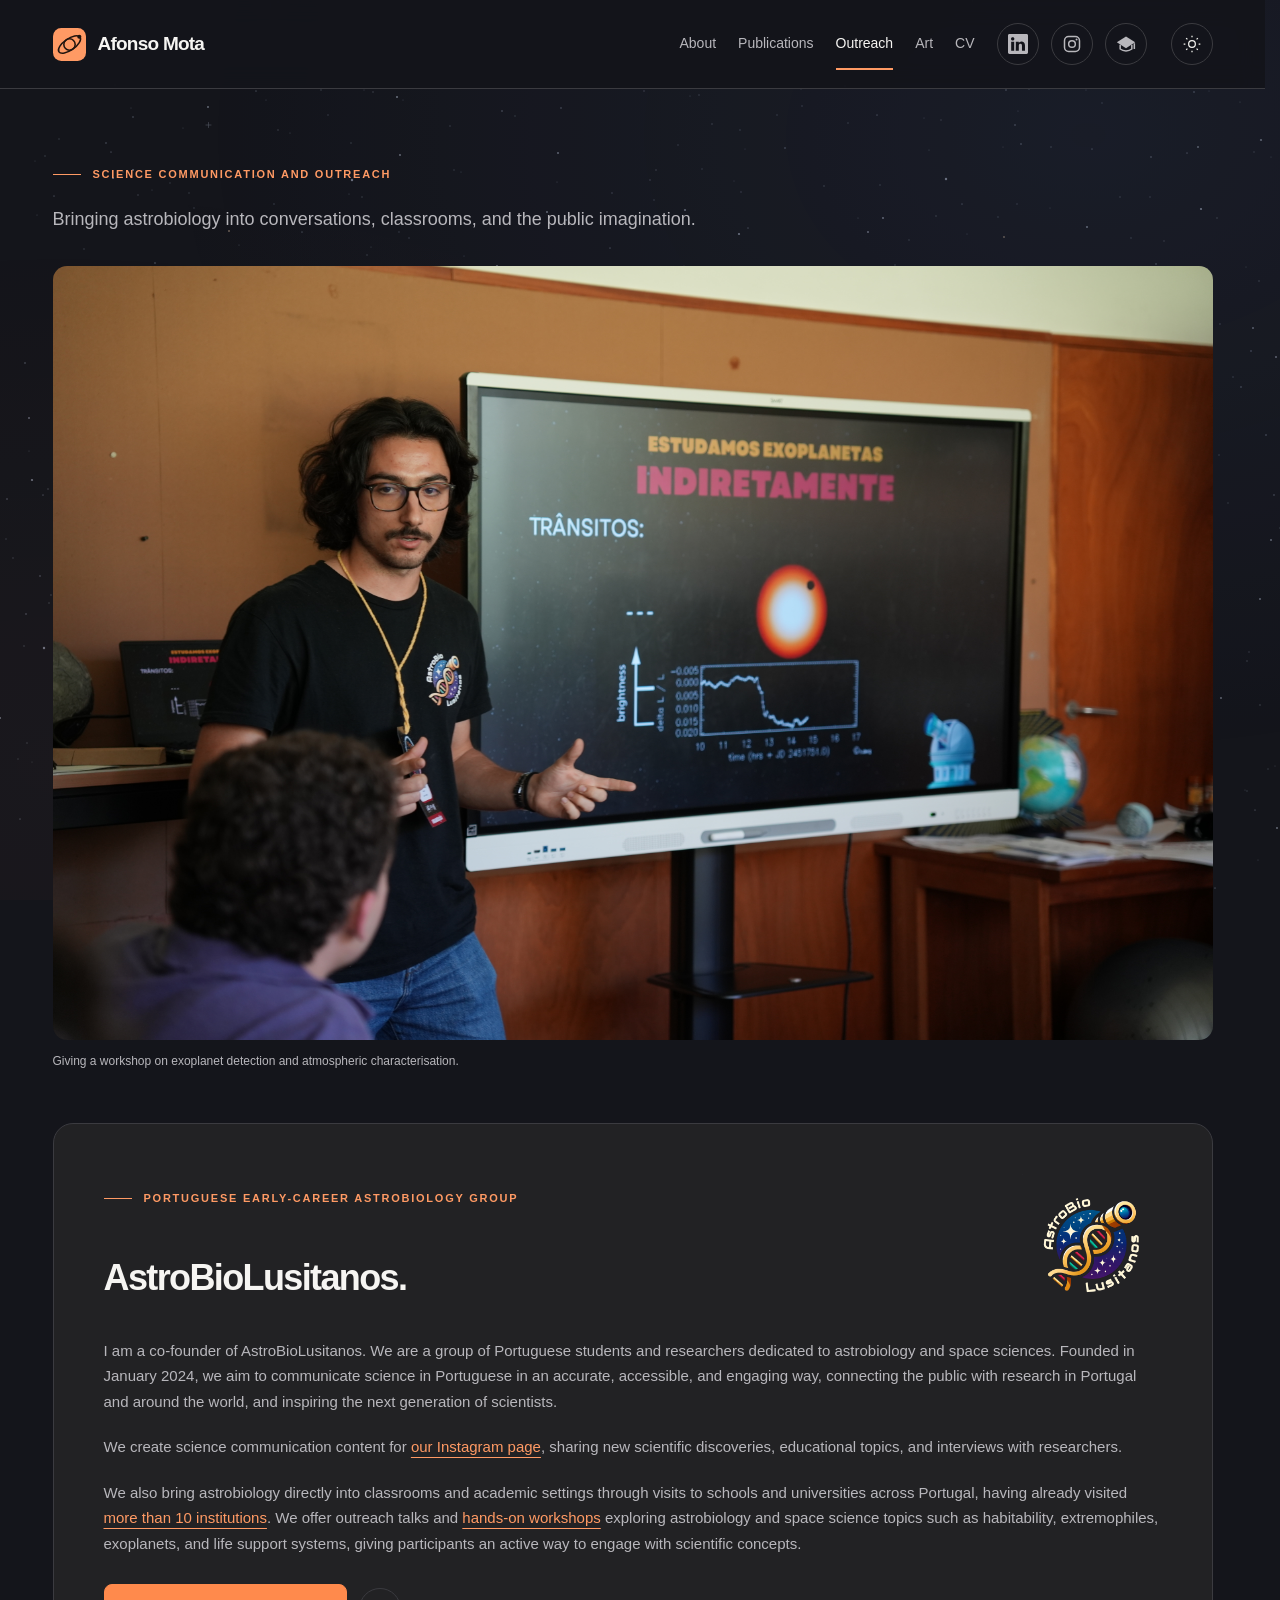
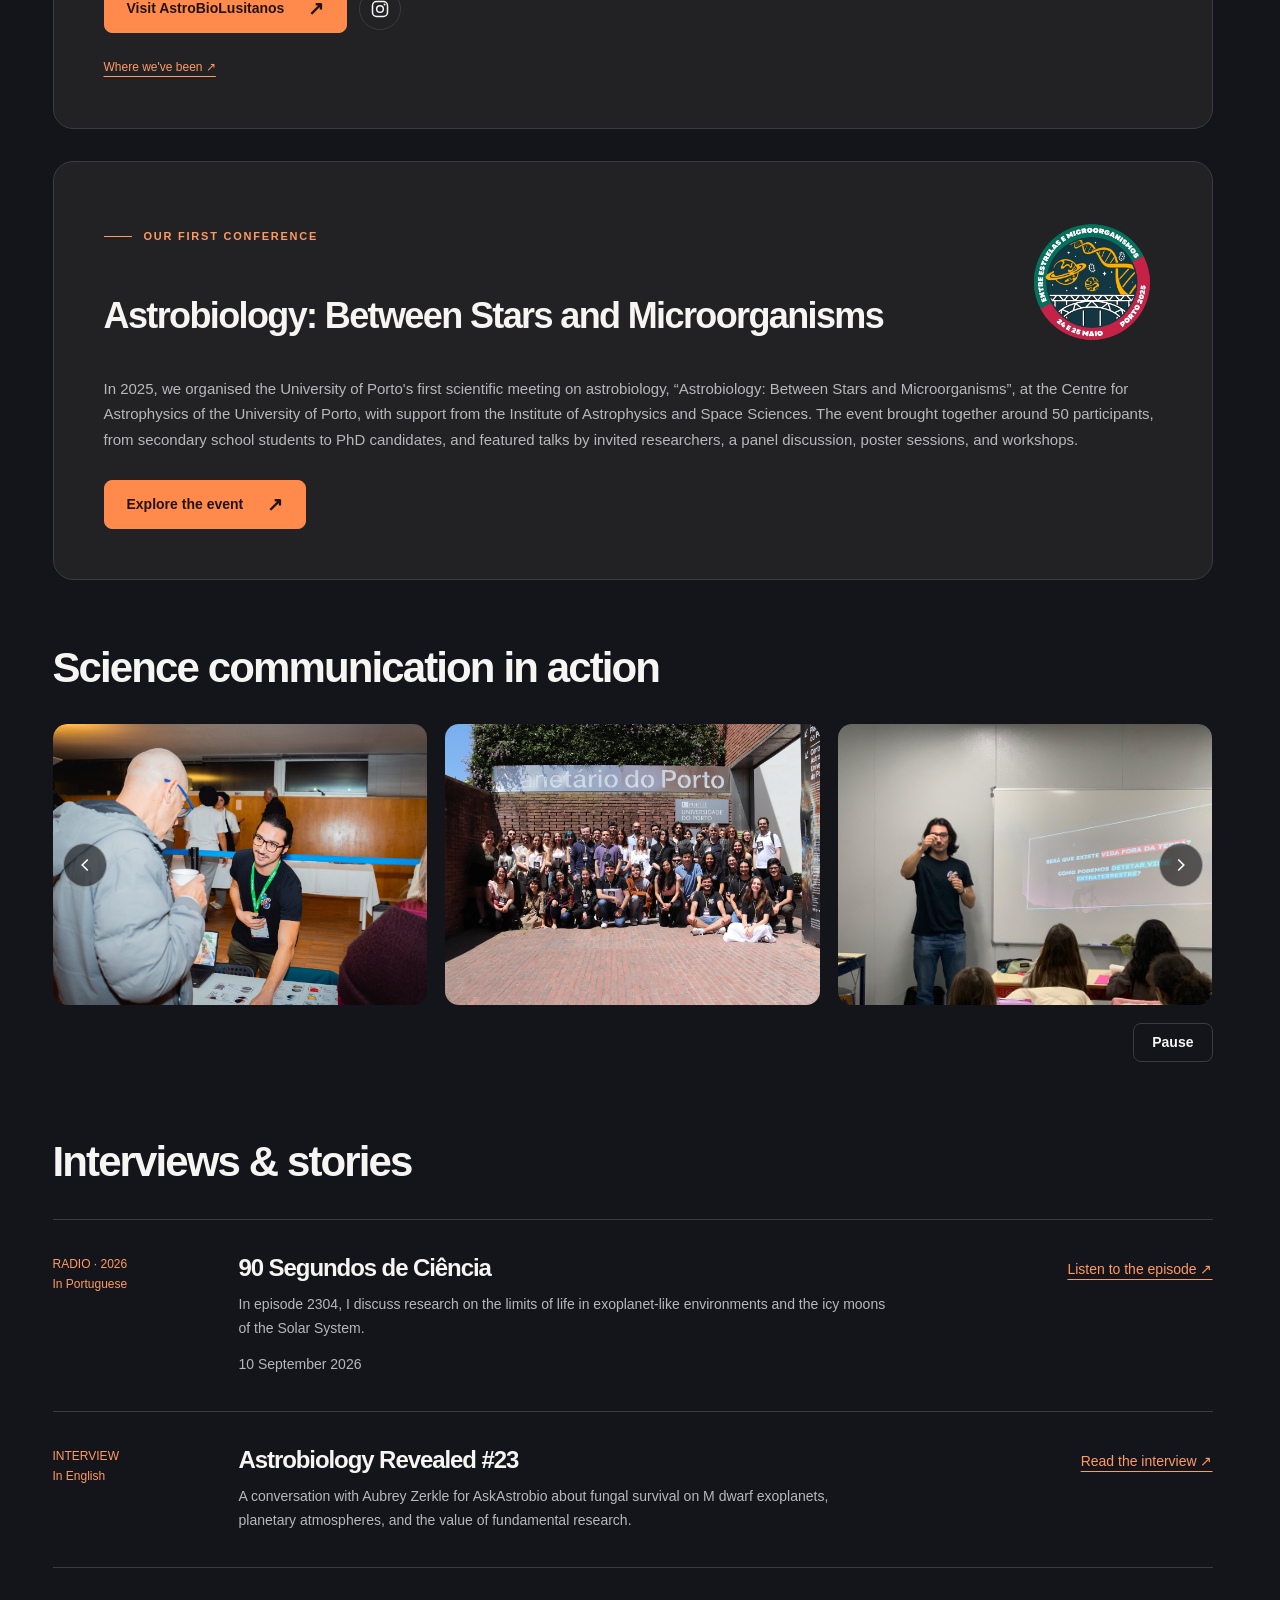
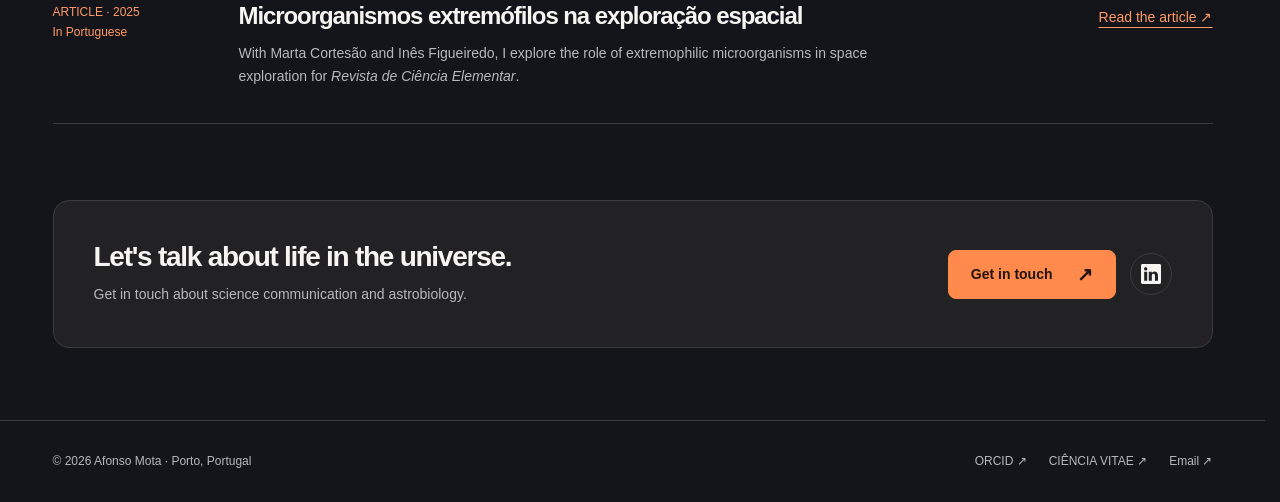
<file: outreach.html>
<!doctype html>
<html lang="en">
<head>
  <meta charset="utf-8">
  <meta name="viewport" content="width=device-width, initial-scale=1">
  <title>Outreach | Afonso Mota</title>
  <meta name="description" content="Science communication, AstroBioLusitanos, interviews, and public outreach in astrobiology by Afonso Mota.">
  <meta property="og:title" content="Outreach | Afonso Mota">
  <meta property="og:description" content="Science communication, AstroBioLusitanos, interviews, and public outreach in astrobiology by Afonso Mota.">
  <meta property="og:type" content="website">
  <meta property="og:url" content="https://afonsom20.github.io/outreach.html">
  <meta property="og:image" content="https://afonsom20.github.io/assets/afonso-mota.jpg">
  <link rel="canonical" href="https://afonsom20.github.io/outreach.html">
  <link rel="icon" href="assets/favicon.svg" type="image/svg+xml">
  <link rel="stylesheet" href="assets/site.css">
  <script src="assets/site.js" defer></script>
</head>
<body>
  <a class="skip-link" href="#main">Skip to content</a>
  <header class="site-header">
    <div class="container header-inner">
      <a class="brand" href="/"><img src="assets/favicon.svg" width="33" height="33" alt="">Afonso Mota</a>
      <nav class="site-nav" id="site-nav" aria-label="Main navigation"><a href="/">About</a><a href="publications.html">Publications</a><a href="outreach.html" aria-current="page">Outreach</a><a href="art.html">Art</a><a href="cv.html">CV</a><span class="nav-social"><a class="icon-button social-link" href="https://www.linkedin.com/in/afonso-m-mota/" aria-label="Afonso Mota on LinkedIn" title="Afonso Mota on LinkedIn"><svg viewBox="0 0 16 16" fill="currentColor" aria-hidden="true"><path d="M0 1.146C0 .513.526 0 1.175 0h13.65C15.474 0 16 .513 16 1.146v13.708c0 .633-.526 1.146-1.175 1.146H1.175C.526 16 0 15.487 0 14.854zm4.943 12.248V6.169H2.542v7.225zm-1.2-8.212c.837 0 1.358-.554 1.358-1.248-.015-.709-.52-1.248-1.342-1.248S2.4 3.226 2.4 3.934c0 .694.521 1.248 1.327 1.248zm4.908 8.212V9.359c0-.216.016-.432.08-.586.173-.431.568-.878 1.232-.878.869 0 1.216.662 1.216 1.634v3.865h2.401V9.25c0-2.22-1.184-3.252-2.764-3.252-1.274 0-1.845.7-2.165 1.193v.025h-.016l.016-.025V6.169h-2.4c.03.678 0 7.225 0 7.225z"/></svg></a><a class="icon-button social-link" href="https://www.instagram.com/astrobiopt/" aria-label="AstroBioLusitanos on Instagram" title="AstroBioLusitanos on Instagram"><svg viewBox="0 0 24 24" aria-hidden="true"><rect x="3" y="3" width="18" height="18" rx="5" fill="none" stroke="currentColor" stroke-width="1.8"/><circle cx="12" cy="12" r="4" fill="none" stroke="currentColor" stroke-width="1.8"/><circle cx="17.5" cy="6.5" r="1.2" fill="currentColor"/></svg></a><a class="icon-button social-link" href="https://scholar.google.com/citations?user=D7Q23qYAAAAJ&amp;hl" aria-label="Afonso Mota on Google Scholar" title="Afonso Mota on Google Scholar"><svg viewBox="0 0 24 24" aria-hidden="true"><path d="M12 3 1 10l11 7 11-7-11-7Z" fill="currentColor"/><path d="M5 13v5c4 3 10 3 14 0v-5M22 11v7" fill="none" stroke="currentColor" stroke-width="1.8" stroke-linejoin="round"/></svg></a></span></nav>
      <div class="header-actions"><button class="icon-button" data-theme-toggle hidden type="button" aria-label="Switch to light theme"><svg data-sun viewBox="0 0 24 24" fill="none" stroke="currentColor" stroke-width="1.5" aria-hidden="true"><circle cx="12" cy="12" r="4"/><path d="M12 2v2m0 16v2M2 12h2m16 0h2M5 5l1.5 1.5m11 11L19 19M5 19l1.5-1.5m11-11L19 5"/></svg><svg data-moon hidden viewBox="0 0 24 24" fill="none" stroke="currentColor" stroke-width="1.5" aria-hidden="true"><path d="M20 15.5A9 9 0 0 1 8.5 4 9 9 0 1 0 20 15.5Z"/></svg></button><button class="icon-button menu-button" data-menu-toggle hidden type="button" aria-label="Open navigation" aria-expanded="false" aria-controls="site-nav"><svg viewBox="0 0 24 24" fill="none" stroke="currentColor" stroke-width="1.5" aria-hidden="true"><path d="M4 7h16M4 12h16M4 17h16"/></svg></button></div>
    </div>
  </header>
  <main id="main" class="container">

    <div class="page-heading outreach-intro">
      <div class="outreach-intro-copy"><h1 class="eyebrow">Science communication and outreach</h1><p>Bringing astrobiology into conversations, classrooms, and the public imagination.</p></div>
      <figure class="outreach-intro-photo">
        <img src="assets/outreach/main_outreach.JPG" width="7008" height="4672" alt="Afonso Mota giving an exoplanet workshop beside a screen illustrating the transit detection method">
        <figcaption>Giving a workshop on exoplanet detection and atmospheric characterisation.</figcaption>
      </figure>
    </div>
    <section class="outreach-feature" aria-labelledby="community-title">
      <div class="feature-copy">
        <div class="outreach-card-heading">
          <p class="eyebrow">Portuguese early-career astrobiology group</p>
          <h2 id="community-title">AstroBioLusitanos.</h2>
          <img class="outreach-logo" src="assets/ABL_logo_v1_transparente.png" width="1024" height="1024" alt="AstroBioLusitanos logo">
        </div>
        <div>
          <p>I am a co-founder of AstroBioLusitanos. We are a group of Portuguese students and researchers dedicated to astrobiology and space sciences. Founded in January 2024, we aim to communicate science in Portuguese in an accurate, accessible, and engaging way, connecting the public with research in Portugal and around the world, and inspiring the next generation of scientists.</p>
          <p>We create science communication content for <a href="https://www.instagram.com/astrobiopt/">our Instagram page</a>, sharing new scientific discoveries, educational topics, and interviews with researchers.</p>
          <p>We also bring astrobiology directly into classrooms and academic settings through visits to schools and universities across Portugal, having already visited <a href="https://astrobiopt.github.io/onde-estivemos.html">more than 10 institutions</a>. We offer outreach talks and <a href="https://astrobiopt.github.io/services.html">hands-on workshops</a> exploring astrobiology and space science topics such as habitability, extremophiles, exoplanets, and life support systems, giving participants an active way to engage with scientific concepts.</p>
        </div>
        <div class="actions"><a class="button" href="https://astrobiopt.github.io/">Visit AstroBioLusitanos <span class="arrow" aria-hidden="true">↗</span></a><a class="icon-button social-link" href="https://www.instagram.com/astrobiopt/" aria-label="AstroBioLusitanos on Instagram" title="AstroBioLusitanos on Instagram"><svg viewBox="0 0 24 24" aria-hidden="true"><rect x="3" y="3" width="18" height="18" rx="5" fill="none" stroke="currentColor" stroke-width="1.8"/><circle cx="12" cy="12" r="4" fill="none" stroke="currentColor" stroke-width="1.8"/><circle cx="17.5" cy="6.5" r="1.2" fill="currentColor"/></svg></a></div>
        <p class="source-note"><a href="https://astrobiopt.github.io/onde-estivemos.html">Where we've been ↗</a></p></div>
    </section>
    <section class="outreach-feature outreach-event" aria-labelledby="event-title">
      <div class="feature-copy">
        <div class="outreach-card-heading">
          <p class="eyebrow">Our first conference</p>
          <h2 id="event-title">Astrobiology: Between Stars and Microorganisms</h2>
          <img class="outreach-logo" src="assets/JAB%20logo.png" width="1024" height="1024" alt="Astrobiology: Between Stars and Microorganisms conference logo">
        </div>
        <p>In 2025, we organised the University of Porto's first scientific meeting on astrobiology, “Astrobiology: Between Stars and Microorganisms”, at the Centre for Astrophysics of the University of Porto, with support from the Institute of Astrophysics and Space Sciences. The event brought together around 50 participants, from secondary school students to PhD candidates, and featured talks by invited researchers, a panel discussion, poster sessions, and workshops.</p>
        <div class="actions"><a class="button" href="https://astrobiopt.github.io/jab.html">Explore the event <span class="arrow" aria-hidden="true">↗</span></a></div>
      </div>
    </section>
    <section class="outreach-gallery" role="region" aria-roledescription="carousel" aria-labelledby="gallery-title" data-outreach-gallery>
      <div class="section-heading"><h2 id="gallery-title">Science communication in action</h2></div>
      <div class="outreach-gallery-stage">
      <div class="outreach-gallery-window">
        <div class="outreach-gallery-track" id="outreach-photos" data-gallery-track>
          <img src="assets/outreach/ABL_Grupo_1.JPG" alt="AstroBioLusitanos outreach activity — group photograph" loading="lazy">
          <img src="assets/outreach/escola_0.png" alt="AstroBioLusitanos school outreach — photo 1" loading="lazy">
          <img src="assets/outreach/escola_1.jpeg" alt="AstroBioLusitanos school outreach — photo 2" loading="lazy">
          <img src="assets/outreach/escola_2.jpeg" alt="AstroBioLusitanos school outreach — photo 3" loading="lazy">
          <img src="assets/outreach/escola_3.png" alt="AstroBioLusitanos school outreach — photo 4" loading="lazy">
          <img src="assets/outreach/escola_4.png" alt="AstroBioLusitanos school outreach — photo 5" loading="lazy">
          <img src="assets/outreach/escola_5.png" alt="AstroBioLusitanos school outreach — photo 6" loading="lazy">
          <img src="assets/outreach/azeitao_space_party.png" alt="Outreach at Azeitão Space Party" loading="lazy">
          <img src="assets/outreach/IMG_7399.JPG" alt="AstroBioLusitanos outreach activity" loading="lazy">
          <img src="assets/outreach/SpaceSUIT-Portugal108.jpg" alt="SpaceSUIT Portugal outreach — photo 1" loading="lazy">
          <img src="assets/outreach/SpaceSUIT-Portugal118.jpg" alt="SpaceSUIT Portugal outreach — photo 2" loading="lazy">
        </div>
      </div>
      <button class="carousel-arrow previous" data-gallery-previous hidden type="button" aria-label="Previous outreach photo" aria-controls="outreach-photos"><svg viewBox="0 0 24 24" fill="none" stroke="currentColor" stroke-width="1.8" aria-hidden="true"><path d="m15 6-6 6 6 6"/></svg></button>
      <button class="carousel-arrow next" data-gallery-next hidden type="button" aria-label="Next outreach photo" aria-controls="outreach-photos"><svg viewBox="0 0 24 24" fill="none" stroke="currentColor" stroke-width="1.8" aria-hidden="true"><path d="m9 6 6 6-6 6"/></svg></button>
      </div>
      <button class="button secondary gallery-rotation" data-gallery-rotation hidden type="button" aria-label="Pause automatic outreach photo changes">Pause</button>
    </section>
    <section class="section" aria-labelledby="stories-title">
      <div class="section-heading"><h2 id="stories-title">Interviews &amp; stories</h2></div>
      <div class="outreach-item"><div class="item-type">RADIO · 2026<br>In Portuguese</div><div><h3>90 Segundos de Ciência</h3><p>In episode 2304, I discuss research on the limits of life in exoplanet-like environments and the icy moons of the Solar System.</p><p><time datetime="2026-09-10">10 September 2026</time></p></div><a class="text-link" href="https://www.90segundosdeciencia.pt/episodes/ep-2304-afonso-mota/">Listen to the episode ↗</a></div>
      <div class="outreach-item"><div class="item-type">INTERVIEW<br>In English</div><div><h3>Astrobiology Revealed #23</h3><p>A conversation with Aubrey Zerkle for AskAstrobio about fungal survival on M dwarf exoplanets, planetary atmospheres, and the value of fundamental research.</p></div><a class="text-link" href="https://askastrobio.org/articles/astrobiology-revealed-23">Read the interview ↗</a></div>
      <div class="outreach-item"><div class="item-type">ARTICLE · 2025<br>In Portuguese</div><div><h3 lang="pt">Microorganismos extremófilos na exploração espacial</h3><p>With Marta Cortesão and Inês Figueiredo, I explore the role of extremophilic microorganisms in space exploration for <em>Revista de Ciência Elementar</em>.</p></div><a class="text-link" href="https://rce.casadasciencias.org/rceapp/art/2025/006/">Read the article ↗</a></div>
    </section>
    <section class="contact-panel" aria-labelledby="contact-title"><div><h2 id="contact-title">Let's talk about life in the universe.</h2><p>Get in touch about science communication and astrobiology.</p></div><span class="contact-links"><a class="button" href="mailto:Afonso.Mota@astro.up.pt">Get in touch <span class="arrow" aria-hidden="true">↗</span></a><a class="icon-button social-link" href="https://www.linkedin.com/in/afonso-m-mota/" aria-label="Afonso Mota on LinkedIn" title="Afonso Mota on LinkedIn"><svg viewBox="0 0 16 16" fill="currentColor" aria-hidden="true"><path d="M0 1.146C0 .513.526 0 1.175 0h13.65C15.474 0 16 .513 16 1.146v13.708c0 .633-.526 1.146-1.175 1.146H1.175C.526 16 0 15.487 0 14.854zm4.943 12.248V6.169H2.542v7.225zm-1.2-8.212c.837 0 1.358-.554 1.358-1.248-.015-.709-.52-1.248-1.342-1.248S2.4 3.226 2.4 3.934c0 .694.521 1.248 1.327 1.248zm4.908 8.212V9.359c0-.216.016-.432.08-.586.173-.431.568-.878 1.232-.878.869 0 1.216.662 1.216 1.634v3.865h2.401V9.25c0-2.22-1.184-3.252-2.764-3.252-1.274 0-1.845.7-2.165 1.193v.025h-.016l.016-.025V6.169h-2.4c.03.678 0 7.225 0 7.225z"/></svg></a></span></section>

  </main>
  <footer class="site-footer"><div class="container footer-inner"><p>© 2026 Afonso Mota · Porto, Portugal</p><div class="footer-links"><a href="https://orcid.org/0009-0003-0536-9018">ORCID ↗</a><a href="https://www.cienciavitae.pt/portal/pt/9617-6BA5-0402">CIÊNCIA VITAE ↗</a><a href="mailto:Afonso.Mota@astro.up.pt">Email ↗</a></div></div></footer>
</body>
</html>
</file>
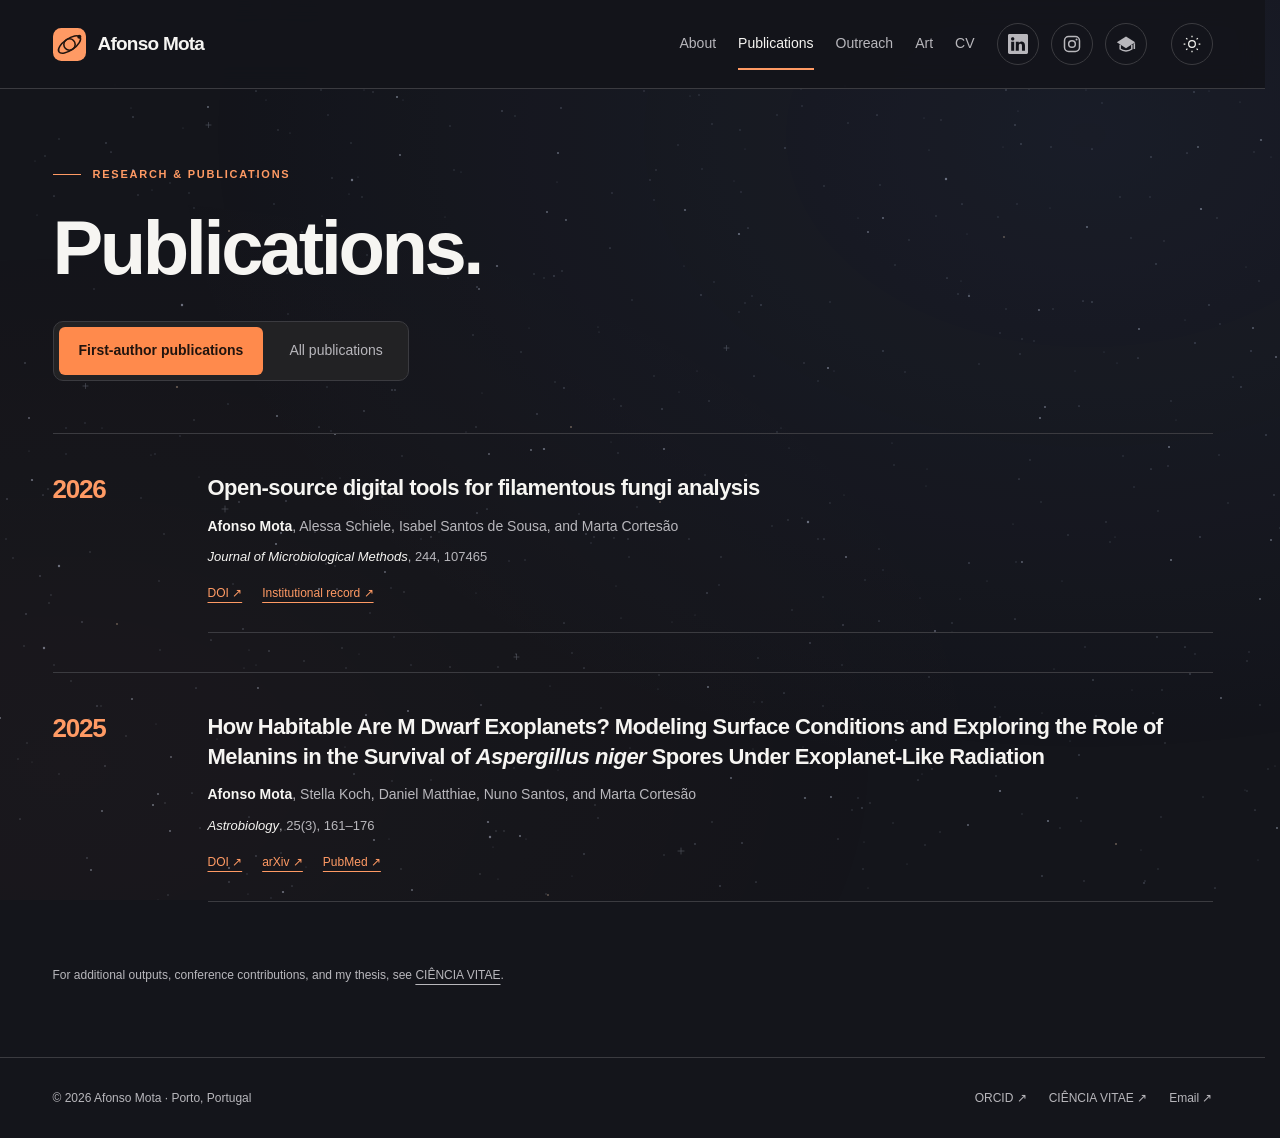
<file: publications.html>
<!doctype html>
<html lang="en">
<head>
  <meta charset="utf-8">
  <meta name="viewport" content="width=device-width, initial-scale=1">
  <title>Publications | Afonso Mota</title>
  <meta name="description" content="Journal publications by Afonso Mota on exoplanet habitability, space microbiology, open-source fungal analysis, and scientific computing.">
  <meta property="og:title" content="Publications | Afonso Mota">
  <meta property="og:description" content="Journal publications by Afonso Mota on exoplanet habitability, space microbiology, open-source fungal analysis, and scientific computing.">
  <meta property="og:type" content="website">
  <meta property="og:url" content="https://afonsom20.github.io/publications.html">
  <meta property="og:image" content="https://afonsom20.github.io/assets/afonso-mota.jpg">
  <link rel="canonical" href="https://afonsom20.github.io/publications.html">
  <link rel="icon" href="assets/favicon.svg" type="image/svg+xml">
  <link rel="stylesheet" href="assets/site.css">
  <script src="assets/site.js" defer></script>
</head>
<body>
  <a class="skip-link" href="#main">Skip to content</a>
  <header class="site-header">
    <div class="container header-inner">
      <a class="brand" href="/"><img src="assets/favicon.svg" width="33" height="33" alt="">Afonso Mota</a>
      <nav class="site-nav" id="site-nav" aria-label="Main navigation"><a href="/">About</a><a href="publications.html" aria-current="page">Publications</a><a href="outreach.html">Outreach</a><a href="art.html">Art</a><a href="cv.html">CV</a><span class="nav-social"><a class="icon-button social-link" href="https://www.linkedin.com/in/afonso-m-mota/" aria-label="Afonso Mota on LinkedIn" title="Afonso Mota on LinkedIn"><svg viewBox="0 0 16 16" fill="currentColor" aria-hidden="true"><path d="M0 1.146C0 .513.526 0 1.175 0h13.65C15.474 0 16 .513 16 1.146v13.708c0 .633-.526 1.146-1.175 1.146H1.175C.526 16 0 15.487 0 14.854zm4.943 12.248V6.169H2.542v7.225zm-1.2-8.212c.837 0 1.358-.554 1.358-1.248-.015-.709-.52-1.248-1.342-1.248S2.4 3.226 2.4 3.934c0 .694.521 1.248 1.327 1.248zm4.908 8.212V9.359c0-.216.016-.432.08-.586.173-.431.568-.878 1.232-.878.869 0 1.216.662 1.216 1.634v3.865h2.401V9.25c0-2.22-1.184-3.252-2.764-3.252-1.274 0-1.845.7-2.165 1.193v.025h-.016l.016-.025V6.169h-2.4c.03.678 0 7.225 0 7.225z"/></svg></a><a class="icon-button social-link" href="https://www.instagram.com/astrobiopt/" aria-label="AstroBioLusitanos on Instagram" title="AstroBioLusitanos on Instagram"><svg viewBox="0 0 24 24" aria-hidden="true"><rect x="3" y="3" width="18" height="18" rx="5" fill="none" stroke="currentColor" stroke-width="1.8"/><circle cx="12" cy="12" r="4" fill="none" stroke="currentColor" stroke-width="1.8"/><circle cx="17.5" cy="6.5" r="1.2" fill="currentColor"/></svg></a><a class="icon-button social-link" href="https://scholar.google.com/citations?user=D7Q23qYAAAAJ&amp;hl" aria-label="Afonso Mota on Google Scholar" title="Afonso Mota on Google Scholar"><svg viewBox="0 0 24 24" aria-hidden="true"><path d="M12 3 1 10l11 7 11-7-11-7Z" fill="currentColor"/><path d="M5 13v5c4 3 10 3 14 0v-5M22 11v7" fill="none" stroke="currentColor" stroke-width="1.8" stroke-linejoin="round"/></svg></a></span></nav>
      <div class="header-actions"><button class="icon-button" data-theme-toggle hidden type="button" aria-label="Switch to light theme"><svg data-sun viewBox="0 0 24 24" fill="none" stroke="currentColor" stroke-width="1.5" aria-hidden="true"><circle cx="12" cy="12" r="4"/><path d="M12 2v2m0 16v2M2 12h2m16 0h2M5 5l1.5 1.5m11 11L19 19M5 19l1.5-1.5m11-11L19 5"/></svg><svg data-moon hidden viewBox="0 0 24 24" fill="none" stroke="currentColor" stroke-width="1.5" aria-hidden="true"><path d="M20 15.5A9 9 0 0 1 8.5 4 9 9 0 1 0 20 15.5Z"/></svg></button><button class="icon-button menu-button" data-menu-toggle hidden type="button" aria-label="Open navigation" aria-expanded="false" aria-controls="site-nav"><svg viewBox="0 0 24 24" fill="none" stroke="currentColor" stroke-width="1.5" aria-hidden="true"><path d="M4 7h16M4 12h16M4 17h16"/></svg></button></div>
    </div>
  </header>
  <main id="main" class="container">
<div class="page-heading publications-heading"><p class="eyebrow">Research &amp; publications</p><h1>Publications.</h1>
      <div class="publication-filters" role="group" aria-label="Filter publications">
        <button type="button" data-publication-filter="first" aria-pressed="true">First-author publications</button>
        <button type="button" data-publication-filter="all" aria-pressed="false">All publications</button>
      </div>
    </div><div class="publications" data-publications>
<section class="year-group" aria-labelledby="year-2026"><h2 id="year-2026">2026</h2><div>
<article class="publication" data-first-author="true"><h3><a href="https://doi.org/10.1016/j.mimet.2026.107465">Open-source digital tools for filamentous fungi analysis</a></h3><p class="authors"><strong>Afonso Mota</strong>, Alessa Schiele, Isabel Santos de Sousa, and Marta Cortesão</p><p class="journal"><em>Journal of Microbiological Methods</em>, 244, 107465</p><div class="publication-links"><a href="https://doi.org/10.1016/j.mimet.2026.107465">DOI ↗</a><a href="https://www.ciimar.up.pt/publications/open-source-digital-tools-for-filamentous-fungi-analysis/">Institutional record ↗</a></div></article>
<article class="publication" data-first-author="false"><h3><a href="https://doi.org/10.1016/j.ecoinf.2025.103523">Deep tracks: Using deep learning and procedurally simulated data for automated vertebrate footprints classification</a></h3><p class="authors">Carolina S. Marques, <strong>Afonso Mota</strong>, Matteo Belvedere, Diego Castanera, Ignacio Díaz-Martínez, Elisabete Malafaia, Soraia Pereira, Luís Miguel Rosalino, Vanda F. Santos, Lara Sciscio, and Emmanuel Dufourq</p><p class="journal"><em>Ecological Informatics</em>, 93, 103523</p><div class="publication-links"><a href="https://doi.org/10.1016/j.ecoinf.2025.103523">DOI ↗</a><a href="https://researchportal.ulisboa.pt/en/publications/deep-tracks-using-deep-learning-and-procedurally-simulated-data-f/">Institutional record ↗</a></div></article>
</div></section>

<section class="year-group" aria-labelledby="year-2025"><h2 id="year-2025">2025</h2><div>
<article class="publication" data-first-author="true"><h3><a href="https://doi.org/10.1089/ast.2024.0023">How Habitable Are M Dwarf Exoplanets? Modeling Surface Conditions and Exploring the Role of Melanins in the Survival of <i>Aspergillus niger</i> Spores Under Exoplanet-Like Radiation</a></h3><p class="authors"><strong>Afonso Mota</strong>, Stella Koch, Daniel Matthiae, Nuno Santos, and Marta Cortesão</p><p class="journal"><em>Astrobiology</em>, 25(3), 161–176</p><div class="publication-links"><a href="https://doi.org/10.1089/ast.2024.0023">DOI ↗</a><a href="https://arxiv.org/abs/2403.03403">arXiv ↗</a><a href="https://pubmed.ncbi.nlm.nih.gov/40042196/">PubMed ↗</a></div></article>
<article class="publication" data-first-author="false"><h3><a href="https://doi.org/10.1017/S147355042510013X">Fungus <i>Penicillium rubens</i> isolated from the International Space Station (ISS) shows faster colony growth and better spore resistance to cosmic radiation than type strain</a></h3><p class="authors">Alessa Schiele, Stella Marie Timofeev, <strong>Afonso Mota</strong>, and Marta Cortesão</p><p class="journal"><em>International Journal of Astrobiology</em>, 24, e13</p><div class="publication-links"><a href="https://doi.org/10.1017/S147355042510013X">DOI ↗</a></div></article>
<article class="publication" data-first-author="false"><h3><a href="https://doi.org/10.24927/rce2025.006"><span lang="pt">Microorganismos extremófilos na exploração espacial</span></a></h3><p class="authors">Marta Cortesão, Inês Figueiredo, and <strong>Afonso Mota</strong></p><p class="journal"><em>Revista de Ciência Elementar</em>, 13(1), 006 · In Portuguese</p><div class="publication-links"><a href="https://doi.org/10.24927/rce2025.006">DOI ↗</a><a href="https://rce.casadasciencias.org/rceapp/art/2025/006/">Read article ↗</a></div></article>
</div></section>

<section class="year-group" aria-labelledby="year-2023"><h2 id="year-2023">2023</h2><div>
<article class="publication" data-first-author="false"><h3><a href="https://doi.org/10.3389/fmicb.2023.1233740"><i>Aspergillus niger</i> as a cell factory for the production of pyomelanin, a molecule with UV-C radiation shielding activity</a></h3><p class="authors">Stella Marie Koch, Carsten Freidank-Pohl, Oliver Siontas, Marta Cortesão, <strong>Afonso Mota</strong>, Katharina Runzheimer, Sascha Jung, Katarina Rebrosova, Martin Siler, Ralf Moeller, and Vera Meyer</p><p class="journal"><em>Frontiers in Microbiology</em>, 14, 1233740</p><div class="publication-links"><a href="https://doi.org/10.3389/fmicb.2023.1233740">DOI ↗</a><a href="https://www.frontiersin.org/journals/microbiology/articles/10.3389/fmicb.2023.1233740/full">Read article ↗</a></div></article>
</div></section>
<p class="source-note">For additional outputs, conference contributions, and my thesis, see <a href="https://www.cienciavitae.pt/portal/pt/9617-6BA5-0402">CIÊNCIA VITAE</a>.</p></div>
  </main>
  <footer class="site-footer"><div class="container footer-inner"><p>© 2026 Afonso Mota · Porto, Portugal</p><div class="footer-links"><a href="https://orcid.org/0009-0003-0536-9018">ORCID ↗</a><a href="https://www.cienciavitae.pt/portal/pt/9617-6BA5-0402">CIÊNCIA VITAE ↗</a><a href="mailto:Afonso.Mota@astro.up.pt">Email ↗</a></div></div></footer>
</body>
</html>
</file>
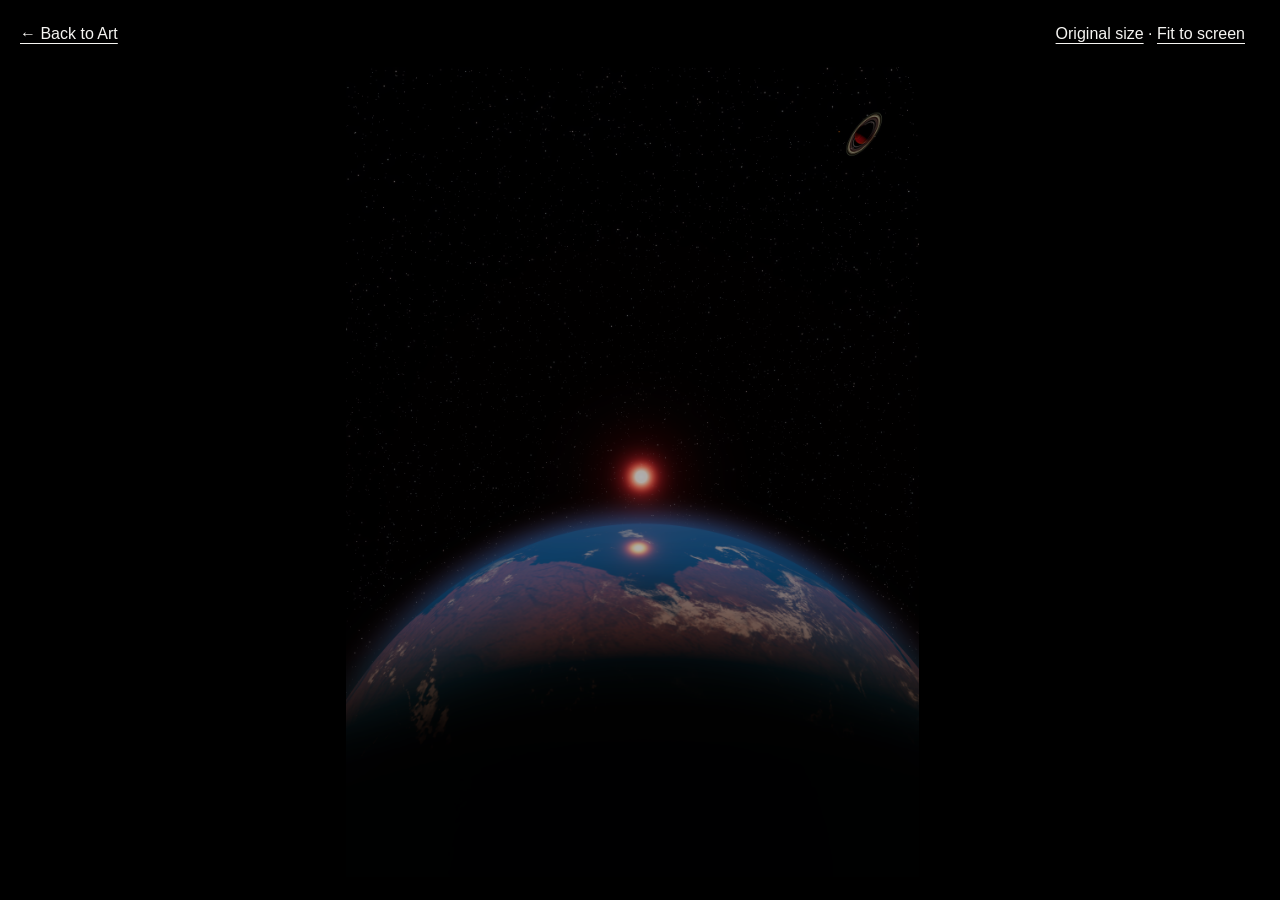
<file: art/eana.html>
<!doctype html>
<html lang="en">
<head>
  <meta charset="utf-8">
  <meta name="viewport" content="width=device-width, initial-scale=1">
  <title>EANA artwork | Afonso Mota</title>
  <link rel="icon" href="../assets/favicon.svg" type="image/svg+xml">
  <link rel="stylesheet" href="../assets/site.css">
  <script src="../assets/site.js" defer></script>
  <style>
    * { box-sizing: border-box; }
    html { color-scheme: dark; background: #000; color: #f6f5f2; font: 14px/1.5 "Segoe UI", Arial, sans-serif; }
    body { margin: 0; background: #000; }
    body::before { display: none; }
    nav { display: flex; flex-wrap: wrap; justify-content: space-between; gap: 20px; padding: 20px; position: sticky; top: 0; background: #000e; }
    a { color: inherit; text-underline-offset: 4px; }
    a:focus-visible { outline: 3px solid #ff9a64; outline-offset: 5px; }
    h1 { position: absolute; width: 1px; height: 1px; overflow: hidden; clip-path: inset(50%); }
    figure { margin: 0; padding: 0 20px 20px; }
    img { display: block; width: auto; height: auto; max-width: 100%; max-height: calc(100svh - 90px); margin: auto; background: #000; }
    #full-size:target main img { max-width: none; max-height: none; margin: 0; }
  </style>
</head>
<body id="full-size">
  <nav aria-label="Artwork controls"><a href="../art.html">← Back to Art</a><span><a href="#full-size">Original size</a> · <a href="#">Fit to screen</a></span></nav>
  <main><h1>EANA artwork</h1><figure><img src="../assets/art/EANA_poster_background_transparent.png" width="5432" height="7680" alt="A red star above a blue planetary horizon, with a ringed world in a field of stars" fetchpriority="high"></figure></main>
</body>
</html>
</file>
<file: assets/site.css>
:root{color-scheme:dark;--bg:#14151b;--surface:#222224;--text:#f6f5f2;--muted:#b8b7bc;--line:#3b3b40;--accent:#ff9a64;--button:#ff8a4c;--header:#14151bf2;--sky-opacity:.75;--sky-blue:#627fc51a;--sky-amber:#ff9a640a}
:root[data-theme="light"]{color-scheme:light;--bg:#faf9f6;--surface:#f0eeea;--text:#252427;--muted:#626168;--line:#d9d6d0;--accent:#a54116;--header:#faf9f6f2;--sky-opacity:.4;--sky-blue:#627fc512;--sky-amber:#ff9a6412}
*{box-sizing:border-box}html{scroll-behavior:smooth;scroll-padding-top:110px}body{margin:0;background:var(--bg);color:var(--text);font-family:"Segoe UI",Arial,sans-serif;font-size:16px;line-height:1.7}a{color:inherit;text-underline-offset:5px;text-decoration-thickness:1px}a:hover{color:var(--accent)}button{font:inherit;cursor:pointer}:focus-visible{outline:3px solid var(--accent);outline-offset:5px}img{display:block;max-width:100%;height:auto}h1,h2,h3,p,figure{margin:0}h1,h2,h3{line-height:1.15;font-weight:650;letter-spacing:-.045em}h2{font-size:clamp(30px,3.5vw,42px)}h3{font-size:23px}p+p{margin-top:20px}::selection{background:var(--button);color:#21140e}[hidden]{display:none!important}
/* A still sky behind every page; decoration never intercepts links or selection. */
body { isolation: isolate; }
body::before {
  content: "";
  position: fixed;
  inset: 0;
  z-index: -1;
  pointer-events: none;
  opacity: var(--sky-opacity);
  background-image:
    radial-gradient(ellipse at 85% 15%, var(--sky-blue), transparent 60%),
    radial-gradient(ellipse at 5% 85%, var(--sky-amber), transparent 55%),
    url("stars.svg"),
    url("stars.svg"),
    url("stars.svg"),
    url("stars.svg");
  background-size: cover, cover, 1600px 1000px, 1600px 1000px, 1600px 1000px, 1600px 1000px;
  background-position: center, center, 0 0, 431px 271px, 887px 613px, 123px 739px;
}
.container{width:min(1160px,calc(100% - 64px));margin-inline:auto}.skip-link{position:fixed;z-index:100;top:12px;left:12px;padding:10px 18px;background:var(--button);color:#21140e;transform:translateY(-180%)}.skip-link:focus{transform:none}
.site-header{position:sticky;top:0;z-index:10;background:var(--header);backdrop-filter:blur(12px);border-bottom:1px solid var(--line)}.header-inner{min-height:88px;display:flex;align-items:center;gap:32px}.brand{display:inline-flex;gap:12px;align-items:center;text-decoration:none;font-size:19px;font-weight:650;letter-spacing:-.04em;white-space:nowrap}.brand img{width:33px;height:33px}.site-nav{margin-left:auto;display:flex;align-items:center;gap:32px}.site-nav a{color:var(--muted);font-size:14px;text-decoration:none;padding-block:12px}.site-nav a:hover,.site-nav a[aria-current="page"]{color:var(--text)}.site-nav a[aria-current="page"]{box-shadow:0 2px var(--accent)}.header-actions{display:flex;align-items:center;gap:12px}.icon-button{width:42px;height:42px;display:grid;place-items:center;color:var(--text);background:transparent;border:1px solid var(--line);border-radius:50%}.icon-button:hover{background:var(--surface)}.icon-button svg{width:20px;height:20px}.menu-button{display:none}
.eyebrow{display:flex;gap:12px;align-items:center;color:var(--accent);text-transform:uppercase;font-size:11px;font-weight:600;letter-spacing:.16em}.eyebrow:before{content:"";width:28px;height:1px;background:currentColor;flex-shrink:0}
.hero{padding-top:80px;padding-bottom:70px;display:grid;grid-template-columns:1.15fr 1fr;gap:70px;align-items:center}.hero h1{font-size:clamp(58px,7.4vw,88px);margin:22px 0 16px}.hero h1 span{color:var(--accent)}.hero-subtitle{font-size:clamp(29px,3.4vw,42px);max-width:530px;font-weight:450;line-height:1.2;letter-spacing:-.04em}.hero-description{color:var(--muted);max-width:480px;margin-top:24px;font-size:17px}
.actions{display:flex;align-items:center;flex-wrap:wrap;gap:12px;margin-top:32px}.button{display:inline-flex;align-items:center;justify-content:center;gap:24px;padding:13px 22px;border:1px solid var(--button);border-radius:8px;background:var(--button);color:#21140e;font-weight:600;font-size:14px;text-decoration:none;line-height:1.5}.button:hover{background:#ffab79;border-color:#ffab79;color:#21140e}.button.secondary{background:transparent;color:var(--text);border-color:var(--line)}.button.secondary:hover{background:var(--surface);border-color:var(--muted)}.arrow{font-size:19px;line-height:1}
.portrait-wrap{padding:14px 14px 0;border:1px solid var(--line);background:var(--surface);border-radius:24px}.portrait{width:100%;aspect-ratio:1;object-fit:cover;border-radius:14px}.portrait-caption{display:flex;align-items:center;justify-content:space-between;gap:10px;padding:20px 10px;font-size:12px;color:var(--muted)}.portrait-caption strong{color:var(--text);font-weight:500}.orbit-mark{width:36px;height:36px;color:var(--accent);flex-shrink:0}
.affiliations{border-top:1px solid var(--line);border-bottom:1px solid var(--line);padding-block:26px;display:grid;grid-template-columns:150px 1.7fr .65fr .65fr;gap:28px;align-items:center}.affiliations .label{color:var(--muted);font-size:10px;letter-spacing:.13em;text-transform:uppercase}.affiliations a{font-size:13px;font-weight:500;text-decoration:none;line-height:1.5}.affiliations a small{display:block;font-size:11px;color:var(--muted);margin-top:3px;font-weight:400}
.section{padding-block:76px}.section-heading{display:flex;align-items:flex-end;justify-content:space-between;gap:30px;margin-bottom:32px}.section-heading .eyebrow{margin-bottom:16px}.text-link{color:var(--accent);font-size:14px;font-weight:500}.education-section{border-top:1px solid var(--line)}.timeline{display:grid;grid-template-columns:140px 1fr;gap:28px;padding-block:27px;border-bottom:1px solid var(--line)}.timeline:first-of-type{border-top:1px solid var(--line)}.timeline .date{color:var(--accent);font-size:13px;padding-top:3px}.timeline h3{font-size:21px;letter-spacing:-.025em}.timeline p{color:var(--muted);font-size:14px;margin-top:8px}.timeline small{display:block;margin-top:8px;color:var(--muted);font-size:13px}
.contact-panel{display:flex;align-items:center;justify-content:space-between;gap:32px;padding:40px;margin-bottom:72px;background:var(--surface);border:1px solid var(--line);border-radius:16px}.contact-panel h2{font-size:28px}.contact-panel p{color:var(--muted);margin-top:10px;font-size:14px}.contact-panel .button{flex-shrink:0}.site-footer{border-top:1px solid var(--line);padding-block:30px}.footer-inner{display:flex;justify-content:space-between;align-items:center;gap:25px}.footer-inner p{color:var(--muted);font-size:12px}.footer-links{display:flex;align-items:center;flex-wrap:wrap;gap:22px}.footer-links a{color:var(--muted);font-size:12px;text-decoration:none}.footer-links a:hover{color:var(--accent)}
.page-heading{padding-top:76px;padding-bottom:52px;max-width:810px}.page-heading h1{font-size:clamp(48px,6.5vw,76px);margin-block:20px}.page-heading>p:not(.eyebrow){color:var(--muted);font-size:18px;max-width:670px}.publications{padding-bottom:72px}.year-group{display:grid;grid-template-columns:115px 1fr;gap:40px;border-top:1px solid var(--line);padding-block:35px 15px}.year-group>h2{color:var(--accent);font-size:26px;padding-top:6px}.publication{padding-block:4px 28px;margin-bottom:24px;border-bottom:1px solid var(--line)}.publication:last-child{margin-bottom:0}.publication h3{font-size:22px;line-height:1.35;letter-spacing:-.025em}.publication h3 a{text-decoration:none}.publication .authors{color:var(--muted);font-size:14px;margin-top:12px}.publication .authors strong{color:var(--text);font-weight:600}.publication .journal{color:var(--muted);font-size:13px;margin-top:8px}.publication .journal em{color:var(--text)}.publication-links{display:flex;flex-wrap:wrap;gap:20px;margin-top:15px;font-size:12px}.publication-links a{color:var(--accent)}.source-note{color:var(--muted);font-size:12px;margin-top:24px}
.outreach-feature{display:grid;grid-template-columns:.95fr 1.05fr;border:1px solid var(--line);border-radius:20px;overflow:hidden;background:var(--surface)}.outreach-feature img{width:100%;height:100%;min-height:430px;max-height:560px;object-fit:cover;object-position:center 37%}.feature-copy{padding:50px;display:flex;flex-direction:column;justify-content:center}.feature-copy h2{font-size:36px;margin-block:18px}.feature-copy p:not(.eyebrow){color:var(--muted);font-size:15px}.feature-copy .actions{margin-top:28px}.feature-copy .source-note{font-size:12px!important}.outreach-item{display:grid;grid-template-columns:150px 1fr auto;gap:36px;border-top:1px solid var(--line);padding-block:34px;align-items:start}.outreach-item:last-child{border-bottom:1px solid var(--line)}.outreach-item .item-type{font-size:12px;color:var(--accent)}.outreach-item h3{font-size:24px}.outreach-item p{color:var(--muted);font-size:14px;margin-top:12px;max-width:650px}.outreach-item .text-link{white-space:nowrap;margin-top:4px}
@media(max-width:950px){.hero{gap:32px;padding-top:54px}.hero h1{font-size:65px}.hero-subtitle{font-size:32px}.affiliations{grid-template-columns:100px 1.5fr .55fr .55fr;gap:20px}.feature-copy{padding:32px}.outreach-item{grid-template-columns:115px 1fr;gap:24px}.outreach-item>.text-link{grid-column:2}}
@media(max-width:700px){.container{width:calc(100% - 40px)}.header-inner{min-height:76px;gap:16px;flex-wrap:wrap;padding-block:16px}.brand{font-size:17px}.header-actions{margin-left:auto}.site-nav{order:3;width:100%;margin-left:0;gap:20px;justify-content:space-between}.site-nav a{font-size:13px}.js .menu-button{display:grid}.js .site-nav{display:none}.js .site-nav.is-open{display:flex}.hero{grid-template-columns:1fr;gap:38px;padding-top:45px;padding-bottom:40px}.hero h1{font-size:clamp(50px,11.8vw,80px);margin-top:20px}.hero-subtitle{font-size:35px;max-width:430px}.hero-description{font-size:16px}.portrait-wrap{max-width:470px;width:100%;margin-inline:auto}.affiliations{grid-template-columns:1fr 1fr;padding-block:23px;gap:20px}.affiliations .label{grid-column:1/-1}.affiliations>a:first-of-type{grid-column:1/-1;font-size:15px}.section{padding-block:52px}.section-heading{align-items:flex-start;flex-direction:column;gap:18px}.timeline{grid-template-columns:1fr;gap:10px}.contact-panel{flex-direction:column;align-items:flex-start;padding:28px;margin-bottom:52px}.contact-panel .button{max-width:100%;font-size:12px;padding-inline:16px;gap:14px}.footer-inner{flex-direction:column;align-items:flex-start;gap:16px}.page-heading{padding-block:50px 38px}.page-heading>p:not(.eyebrow){font-size:16px}.year-group{grid-template-columns:1fr;gap:25px;padding-top:28px}.publication h3{font-size:21px}.publications{padding-bottom:50px}.outreach-feature{grid-template-columns:1fr}.outreach-feature img{height:370px;min-height:0;object-position:center 38%}.feature-copy{padding:30px}.feature-copy h2{font-size:32px}.outreach-item{grid-template-columns:1fr;gap:16px}.outreach-item>.text-link{grid-column:1}}
@media(prefers-reduced-motion:reduce){html{scroll-behavior:auto}}

/* Social links and the simplified biography. */
.header-inner { gap: 24px; }
.site-nav { gap: 22px; }
.nav-social, .social-links { display: inline-flex; align-items: center; gap: 12px; }
.site-nav .social-link { padding: 0; color: var(--muted); }
.social-link { text-decoration: none; flex-shrink: 0; }
.social-link:hover { color: var(--accent); }
.social-link-large { width: 52px; height: 52px; }
.social-link-large svg { width: 26px; height: 26px; }
.contact-links { display: inline-flex; align-items: center; flex-wrap: wrap; gap: 14px; max-width: 100%; }
.about-copy { color: var(--text); font-size: clamp(19px, 2vw, 23px); line-height: 1.8; }
.about-copy strong { font-weight: 600; }
.about-copy .source-note { font-size: 14px; }

/* Two-photo carousel; the profile remains visible without JavaScript. */
.photo-carousel { position: relative; }
.carousel-images { position: relative; aspect-ratio: 1; overflow: hidden; border-radius: 14px; }
.carousel-slide { width: 100%; height: 100%; object-fit: cover; }
.carousel-slide:not(.is-active) { display: none; }
.js .carousel-slide { display: block; position: absolute; inset: 0; opacity: 0; transition: opacity .45s ease, visibility 0s linear .45s; }
.js .carousel-slide.is-active { opacity: 1; transition-delay: 0s; }
.lab-slide { object-position: 60% 35%; }
.carousel-arrow { position: absolute; top: 50%; transform: translateY(-50%); width: 38px; height: 38px; padding: 7px; display: grid; place-items: center; border: 1px solid #ffffff60; border-radius: 50%; background: #171719a6; color: white; }
.carousel-arrow:hover { background: #171719e6; }
.carousel-arrow svg { width: 22px; height: 22px; }
.carousel-arrow.previous { left: 10px; }
.carousel-arrow.next { right: 10px; }
.carousel-playback { position: absolute; bottom: 10px; right: 10px; display: flex; gap: 12px; align-items: center; color: white; padding: 3px 10px; font-size: 11px; border-radius: 6px; background: #171719bf; }
.carousel-playback button { background: transparent; color: inherit; border: 0; padding: 3px; font-size: inherit; }

/* Publication views. Coauthored work remains readable without JavaScript. */
.publications-heading { max-width: none; }
.publication-filters { display: none; gap: 6px; flex-wrap: wrap; margin-top: 30px; padding: 5px; width: fit-content; background: var(--surface); border: 1px solid var(--line); border-radius: 10px; }
.js .publication-filters { display: flex; }
.publication-filters button { border: 0; background: transparent; color: var(--muted); border-radius: 6px; padding: 12px 20px; font-size: 14px; }
.publication-filters button[aria-pressed="true"] { background: var(--button); color: #21140e; font-weight: 600; }
.publication-filters button:hover:not([aria-pressed="true"]) { color: var(--text); }
.outreach-feature { grid-template-columns: 1fr; }
.page-heading h1.eyebrow { font-size: 11px; letter-spacing: .16em; line-height: 1.7; margin: 0 0 20px; }
.outreach-intro { display: grid; grid-template-columns: minmax(0, 1fr); gap: 32px; max-width: none; }
.outreach-intro-copy p { color: var(--muted); font-size: 18px; max-width: 670px; }
.outreach-intro-photo img { width: 100%; height: auto; border-radius: 14px; }
.outreach-intro-photo figcaption { color: var(--muted); font-size: 12px; line-height: 1.6; margin-top: 12px; }
.outreach-card-heading { display: grid; grid-template-columns: minmax(0, 1fr) 140px; column-gap: 28px; margin-bottom: 24px; align-items: center; }
.outreach-card-heading h2 { margin: 18px 0 0; }
.outreach-feature .outreach-logo { grid-column: 2; grid-row: 1 / 3; width: 140px; height: 140px; min-height: 0; max-height: none; object-fit: contain; object-position: center; }
.outreach-event { margin-block: 32px 64px; }
.feature-copy p a { color: var(--accent); }
.outreach-gallery-stage { position: relative; }
.outreach-gallery .carousel-arrow { width: 44px; height: 44px; }
.outreach-gallery-window { overflow-x: auto; border-radius: 14px; }
.js .outreach-gallery-window { overflow: hidden; }
.outreach-gallery-track { display: flex; gap: 18px; transition: transform .6s ease; }
.outreach-gallery-track > * { flex: 0 0 calc((100% - 36px) / 3); width: calc((100% - 36px) / 3); min-width: 0; }
.outreach-gallery-track img { aspect-ratio: 4 / 3; object-fit: cover; border-radius: 14px; }
.outreach-gallery-track a img { width: 100%; }
.gallery-rotation { display: flex; margin: 18px 0 0 auto; padding: 8px 18px; }

/* Read the uploaded PDF directly, with open/download links for other viewers. */
.cv-heading { max-width: none; padding-bottom: 30px; }
.cv-heading .cv-date { font-size: 14px; }
.cv-tools { display: flex; align-items: center; flex-wrap: wrap; gap: 20px; margin-top: 28px; }
.cv-document { border: 1px solid var(--line); border-radius: 12px; overflow: hidden; margin-bottom: 72px; background: var(--surface); }
.cv-embed { display: block; width: 100%; height: max(700px, 85vh); border: 0; }
.cv-embed p { padding: 30px; color: var(--text); }
@media (max-width: 800px) {
  .header-inner { flex-wrap: wrap; padding-block: 16px; gap: 16px; }
  .header-actions { margin-left: auto; }
  .site-nav { order: 3; width: 100%; margin-left: 0; justify-content: space-between; }
  .js .menu-button { display: grid; }
  .js .site-nav { display: none; }
  .js .site-nav.is-open { display: flex; }
}
@media (max-width: 700px) {
  .header-inner { gap: 16px; }
  .site-nav { flex-wrap: wrap; gap: 12px 24px; }
  .nav-social { width: 100%; padding-top: 5px; }
  .publication-filters { width: 100%; }
  .publication-filters button { flex: 1; font-size: 13px; padding-inline: 10px; }
  .cv-tools { gap: 16px; }
  .cv-document { margin-bottom: 52px; }
  .cv-embed { height: 75vh; min-height: 550px; }
  .outreach-gallery-track { gap: 8px; }
  .outreach-gallery-track > * { flex-basis: calc((100% - 16px) / 3); width: calc((100% - 16px) / 3); }
  .outreach-gallery-track img { border-radius: 8px; }
  .outreach-feature .feature-copy { padding: 24px; }
  .outreach-intro { gap: 24px; }
  .outreach-intro-copy p { font-size: 16px; }
  .outreach-card-heading { grid-template-columns: minmax(0, 1fr) 84px; column-gap: 12px; }
  .outreach-card-heading h2 { grid-column: 1 / -1; font-size: clamp(26px, 7vw, 32px); }
  .outreach-feature .outreach-logo { grid-row: 1; width: 84px; height: 84px; }
  .outreach-card-heading .eyebrow { letter-spacing: .1em; }
  .outreach-event { margin-block: 24px 48px; }
}
@media (prefers-reduced-motion: reduce) { .js .carousel-slide, .outreach-gallery-track { transition: none; } }

/* Art: a cinematic opening, one render at a time, and a playable world. */
.art-hero { position: relative; width: min(1160px, calc(100% - 64px), 72svh); aspect-ratio: 5432 / 6758; margin-block: 32px 24px; overflow: hidden; background: #000; color: #f6f5f2; border: 1px solid var(--line); border-radius: 18px; box-shadow: 0 16px 55px #0004; }
.art-poster-image { position: absolute; top: 0; left: 0; width: 100%; height: auto; max-width: none; }
.art-hero-copy { position: relative; z-index: 1; padding: clamp(24px, 4vw, 48px); }
.art-hero .eyebrow { color: #ff9a64; font-size: clamp(9px, 1vw, 11px); }
.art-hero h1 { max-width: 92%; font-size: clamp(28px, 4vw, 52px); line-height: 1.08; font-weight: 450; letter-spacing: -.05em; margin: 24px 0; text-shadow: 0 2px 12px #000; }
.art-hero-links { display: flex; flex-wrap: wrap; align-items: center; gap: 16px 28px; font-size: 12px; }
.art-hero-links a { display: inline-flex; align-items: center; gap: 12px; text-decoration: none; }
.art-hero-links a:hover { color: #ffb58c; }
.art-explore span { font-size: 20px; }
.art-section-note { font-size: 14px; color: var(--muted); }
.art-gallery { padding-top: 90px; padding-bottom: 32px; }
.art-gallery-stage { position: relative; }
.art-gallery .carousel-images { display: grid; aspect-ratio: auto; border-radius: 0; overflow: hidden; }
.art-gallery .carousel-slide, .js .art-gallery .carousel-slide { display: flex; flex-direction: column; grid-area: 1 / 1; position: static; width: 100%; height: auto; opacity: 0; visibility: hidden; pointer-events: none; transition: opacity .45s ease, visibility 0s linear .45s; }
.art-gallery .carousel-slide.is-active, .js .art-gallery .carousel-slide.is-active { opacity: 1; visibility: visible; pointer-events: auto; transition-delay: 0s; }
.art-gallery .carousel-slide img { width: auto; height: auto; max-width: 100%; max-height: min(75svh, 800px); flex-shrink: 0; margin: auto; border: 1px solid var(--line); border-radius: 12px; }
.art-gallery .carousel-arrow { top: 50%; width: 46px; height: 46px; }
.art-playback { display: flex; align-items: center; justify-content: flex-end; gap: 22px; margin-top: 16px; color: var(--muted); font-size: 12px; }
.art-playback .button { padding: 7px 18px; font-size: 12px; }
.proxima-section { border-top: 1px solid var(--line); padding-top: 32px; padding-bottom: 90px; }
.proxima-feature { display: grid; grid-template-columns: .8fr 1.2fr; border: 1px solid var(--line); border-radius: 16px; overflow: hidden; background: var(--surface); }
.proxima-cover { display: block; background: #25150e; }
.proxima-cover img { width: 100%; height: 100%; object-fit: cover; }
.proxima-copy { padding: clamp(28px, 4vw, 48px); min-width: 0; align-self: center; }
.proxima-copy .eyebrow { font-size: 10px; letter-spacing: .1em; }
.proxima-copy h3 { font-size: clamp(30px, 3.5vw, 44px); font-weight: 500; margin: 24px 0; }
.proxima-copy > p:not(.eyebrow) { color: var(--muted); font-size: 15px; }
.proxima-copy .proxima-platforms { font-size: 11px !important; text-transform: uppercase; letter-spacing: .13em; margin: 24px 0 12px; }
.proxima-embed { display: block; width: 100%; max-width: 552px; height: 167px; border: 0; margin-top: 24px; }
.proxima-stills-heading { display: flex; justify-content: space-between; align-items: center; gap: 20px; margin: 40px 0 20px; }
.proxima-stills-heading h3 { font-size: 22px; font-weight: 500; }
.proxima-stills-heading p { font-size: 12px; color: var(--muted); }
.proxima-gallery img { aspect-ratio: 16 / 9; height: auto; }
@media (max-width: 1000px) and (min-width: 801px) { .site-nav { gap: 14px; } .header-inner { gap: 16px; } .nav-social { gap: 6px; } }
@media (max-width: 800px) { .proxima-feature { grid-template-columns: 1fr; } .proxima-cover img { max-height: 500px; object-position: center 40%; } }
@media (max-width: 700px) {
  .art-hero { width: calc(100% - 40px); margin-top: 20px; }
  .art-hero-copy { padding: 24px; }
  .art-hero h1 { max-width: 100%; font-size: clamp(26px, 5.8vw, 40px); margin: 18px 0; }
  .art-hero-links { font-size: 11px; gap: 12px 20px; }
  .art-gallery { padding-top: 52px; }
  .art-gallery .carousel-arrow { width: 36px; height: 36px; }
  .proxima-copy { padding: 24px; }
  .proxima-copy .eyebrow { letter-spacing: .05em; }
  .proxima-stills-heading { align-items: flex-start; flex-direction: column; gap: 10px; }
  .proxima-section { padding-bottom: 52px; }
}

@media (prefers-reduced-motion: reduce) { .art-gallery .carousel-slide, .js .art-gallery .carousel-slide { transition: none; } }

@media (max-height: 600px) and (min-width: 701px) { .art-hero { width: min(760px, calc(100% - 64px)); } }

/* A soft edge around the poster; the artwork remains clear in the centre. */
.art-hero::after { content: ""; position: absolute; inset: 0; pointer-events: none; z-index: 2; box-shadow: inset 0 0 28px 6px var(--bg); border-radius: inherit; }

/* Native image dialog: click again, click outside, or press Escape to close. */
html { scrollbar-gutter: stable; }
.image-viewing { overflow: hidden; }
.js main img[role="button"], .js main a[aria-haspopup="dialog"] img { cursor: zoom-in; }
.js .carousel-slide:not(.is-active) { visibility: hidden; }
.js .carousel-slide.is-active { visibility: visible; }
.image-viewer { width: fit-content; max-width: calc(100vw - 40px); max-height: calc(100svh - 40px); padding: 16px; border: 1px solid #ffffff30; border-radius: 12px; background: #050608; color: #f6f5f2; box-shadow: 0 20px 90px #0008; }
.image-viewer::backdrop { background: #05060ae6; backdrop-filter: blur(8px); }
.image-viewer figure { margin: 0; padding: 0; }
.image-viewer img { width: auto; height: auto; max-width: 100%; max-height: calc(100svh - 80px); margin-inline: auto; background: #000; cursor: zoom-out; }
</file>
